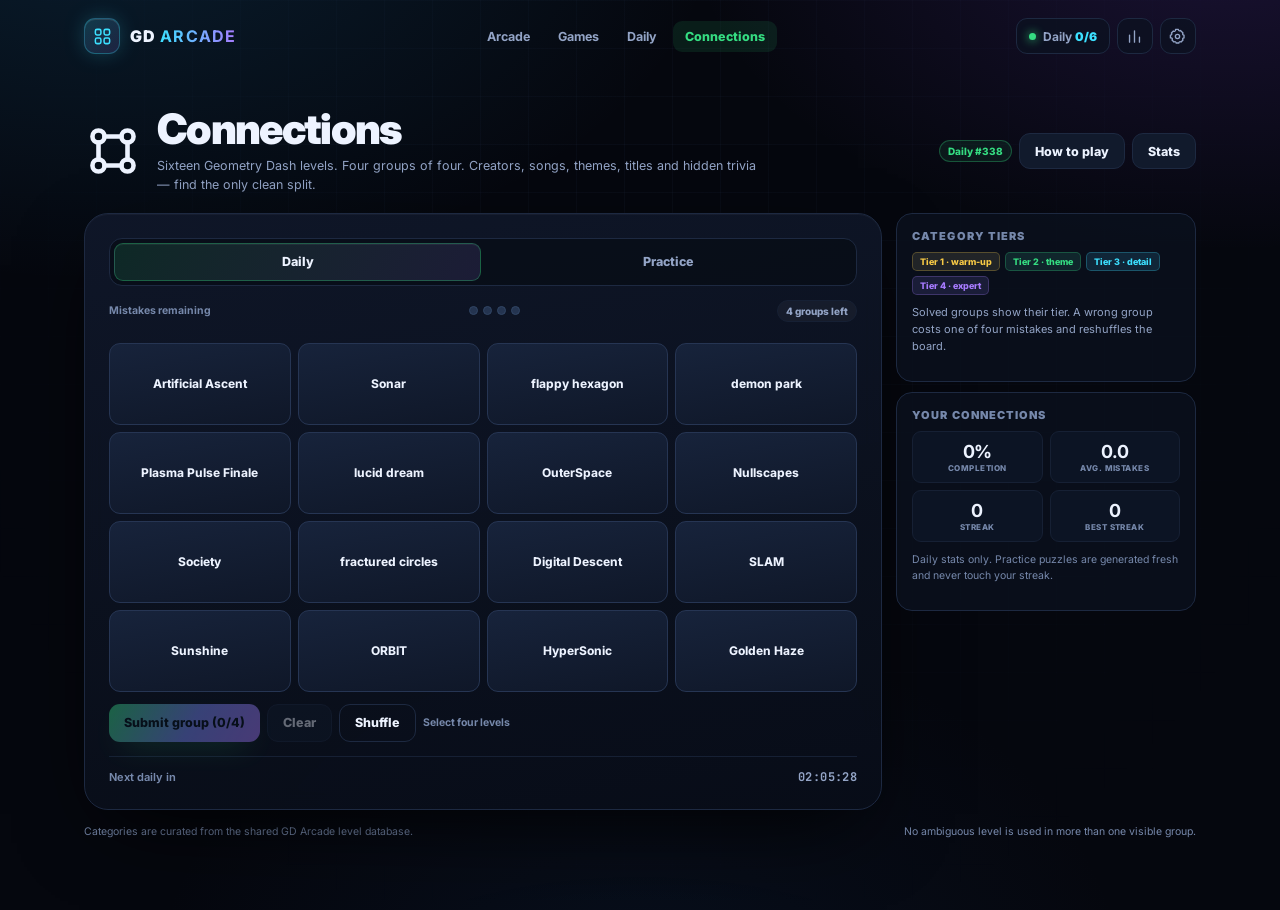
<file: games/connections.html>
<!doctype html>
<html lang="en">
<head>
<meta charset="utf-8">
<meta name="viewport" content="width=device-width, initial-scale=1, viewport-fit=cover">
<title>Connections — GD Arcade</title>
<meta name="description" content="Find four groups of four related Geometry Dash levels in this daily Connections puzzle.">
<meta name="theme-color" content="#05070e">
<link rel="icon" href="../assets/icons/cube.svg" type="image/svg+xml">
<link rel="preconnect" href="https://fonts.googleapis.com">
<link rel="preconnect" href="https://fonts.gstatic.com" crossorigin>
<link href="https://fonts.googleapis.com/css2?family=Inter:wght@400;500;600;700;800;900&family=JetBrains+Mono:wght@500;700&display=swap" rel="stylesheet">
<link rel="stylesheet" href="../style.css">
</head>
<body class="connections-game">
<a class="skip-link" href="#gameMain">Skip to game</a>
<header id="siteHeader"></header>
<main class="page" id="gameMain">
  <section class="game-hero">
    <div class="game-hero-main">
      <span class="game-hero-icon"><svg viewBox="0 0 24 24" fill="none" stroke="currentColor" stroke-width="1.9" stroke-linecap="round" stroke-linejoin="round" aria-hidden="true"><circle cx="6" cy="6" r="2.5"/><circle cx="18" cy="6" r="2.5"/><circle cx="6" cy="18" r="2.5"/><circle cx="18" cy="18" r="2.5"/><path d="M8.5 6h7M6 8.5v7M18 8.5v7M8.5 18h7"/></svg></span>
      <div>
        <h1 class="game-title">Connections</h1>
        <p class="game-sub">Sixteen Geometry Dash levels. Four groups of four. Creators, songs, themes, titles and hidden trivia — find the only clean split.</p>
      </div>
    </div>
    <div class="game-hero-side">
      <span class="chip green" id="dailyBadge">Daily puzzle</span>
      <button class="btn" type="button" data-open-help>How to play</button>
      <button class="btn" type="button" data-open-game-stats>Stats</button>
    </div>
  </section>

  <div class="game-layout">
    <section class="game-main panel" aria-label="Connections game">
      <div class="tabs" role="group" aria-label="Game mode">
        <button class="tab" type="button" data-mode="daily" aria-pressed="true">Daily</button>
        <button class="tab" type="button" data-mode="practice" aria-pressed="false">Practice</button>
      </div>
      <div class="conn-status">
        <span class="conn-mistakes-note">Mistakes remaining</span>
        <div class="mistake-dots" id="mistakeDots" aria-label="Mistakes remaining"></div>
        <span class="chip" id="roundChip">4 groups left</span>
      </div>
      <div class="conn-solved" id="solvedGroups" aria-live="polite"></div>
      <div class="conn-board" id="connBoard" role="group" aria-label="Level grid"></div>
      <div class="conn-actions">
        <button class="btn primary" id="btnSubmit" type="button" disabled>Submit group</button>
        <button class="btn" id="btnClear" type="button" disabled>Clear</button>
        <button class="btn ghost" id="btnShuffle" type="button">Shuffle</button>
        <span class="conn-mistakes-note" id="selectionNote">Select four levels</span>
      </div>
      <div id="connResult" hidden></div>
      <div class="next-row"><span>Next daily in</span><b data-countdown>--:--:--</b></div>
    </section>

    <aside class="game-side">
      <div class="side-card">
        <h3>Category tiers</h3>
        <div class="conn-tier-legend">
          <span style="--tier-color:#f6c945">Tier 1 · warm-up</span>
          <span style="--tier-color:#35dd82">Tier 2 · theme</span>
          <span style="--tier-color:#3ce0ff">Tier 3 · detail</span>
          <span style="--tier-color:#a77bff">Tier 4 · expert</span>
        </div>
        <p class="side-tip" style="margin-top:9px">Solved groups show their tier. A wrong group costs one of four mistakes and reshuffles the board.</p>
      </div>
      <div class="side-card">
        <h3>Your Connections</h3>
        <div class="side-stats" id="connSideStats"></div>
        <p class="tiny-note" style="margin-top:10px">Daily stats only. Practice puzzles are generated fresh and never touch your streak.</p>
      </div>
    </aside>
  </div>
  <p class="game-footnote"><span>Categories are curated from the shared GD Arcade level database.</span><span>No ambiguous level is used in more than one visible group.</span></p>
</main>
<footer id="footerHost"></footer>

<dialog id="helpDialog" aria-labelledby="helpTitle">
  <div class="dialog-inner">
    <div class="dialog-head"><div><h2 id="helpTitle">How to play Connections</h2><p>Group four levels that belong together.</p></div><button class="x-btn" data-close aria-label="Close">✕</button></div>
    <ol class="how-list">
      <li><span class="num">1</span><span>Select <b>four levels</b> and submit them. A correct group disappears and reveals its category and difficulty tier.</span></li>
      <li><span class="num">2</span><span>You have <b>four mistakes</b>. A wrong group costs one mistake and the remaining levels are reshuffled.</span></li>
      <li><span class="num">3</span><span>Find all four groups before the mistakes run out. Categories include song, creator, imagery, title style and real level attributes.</span></li>
      <li><span class="num">4</span><span>Every board is checked for overlapping answers. Levels that could fit two visible groups are never placed together.</span></li>
    </ol>
    <p class="arrow-note"><b>Daily</b> uses one deterministic board per date. <b>Practice</b> generates a random compatible board.</p>
  </div>
</dialog>

<dialog id="gameStatsDialog" aria-labelledby="statsTitle">
  <div class="dialog-inner">
    <div class="dialog-head"><div><h2 id="statsTitle">Connections stats</h2><p>Daily puzzles only.</p></div><button class="x-btn" data-close aria-label="Close">✕</button></div>
    <div class="stats-grid">
      <div class="stat"><b id="statPlayed">0</b><span>Played</span></div>
      <div class="stat"><b id="statWin">0%</b><span>Completion</span></div>
      <div class="stat"><b id="statStreak">0</b><span>Streak</span></div>
      <div class="stat"><b id="statAvg">0</b><span>Avg. mistakes</span></div>
    </div>
    <p class="dist-title">Result history</p>
    <div id="connHistory" class="dist"></div>
    <div class="stats-foot"><span class="stats-note">Stored separately from every other game.</span><button class="link-btn" id="resetConnections">Reset Connections stats</button></div>
  </div>
</dialog>

<script src="../data/levels.js"></script>
<script src="../data/songs.js"></script>
<script src="../data/demonlist.js"></script>
<script src="../data/connections.js"></script>
<script src="../js/core.js"></script>
<script src="connections.js"></script>
</body>
</html>
</file>
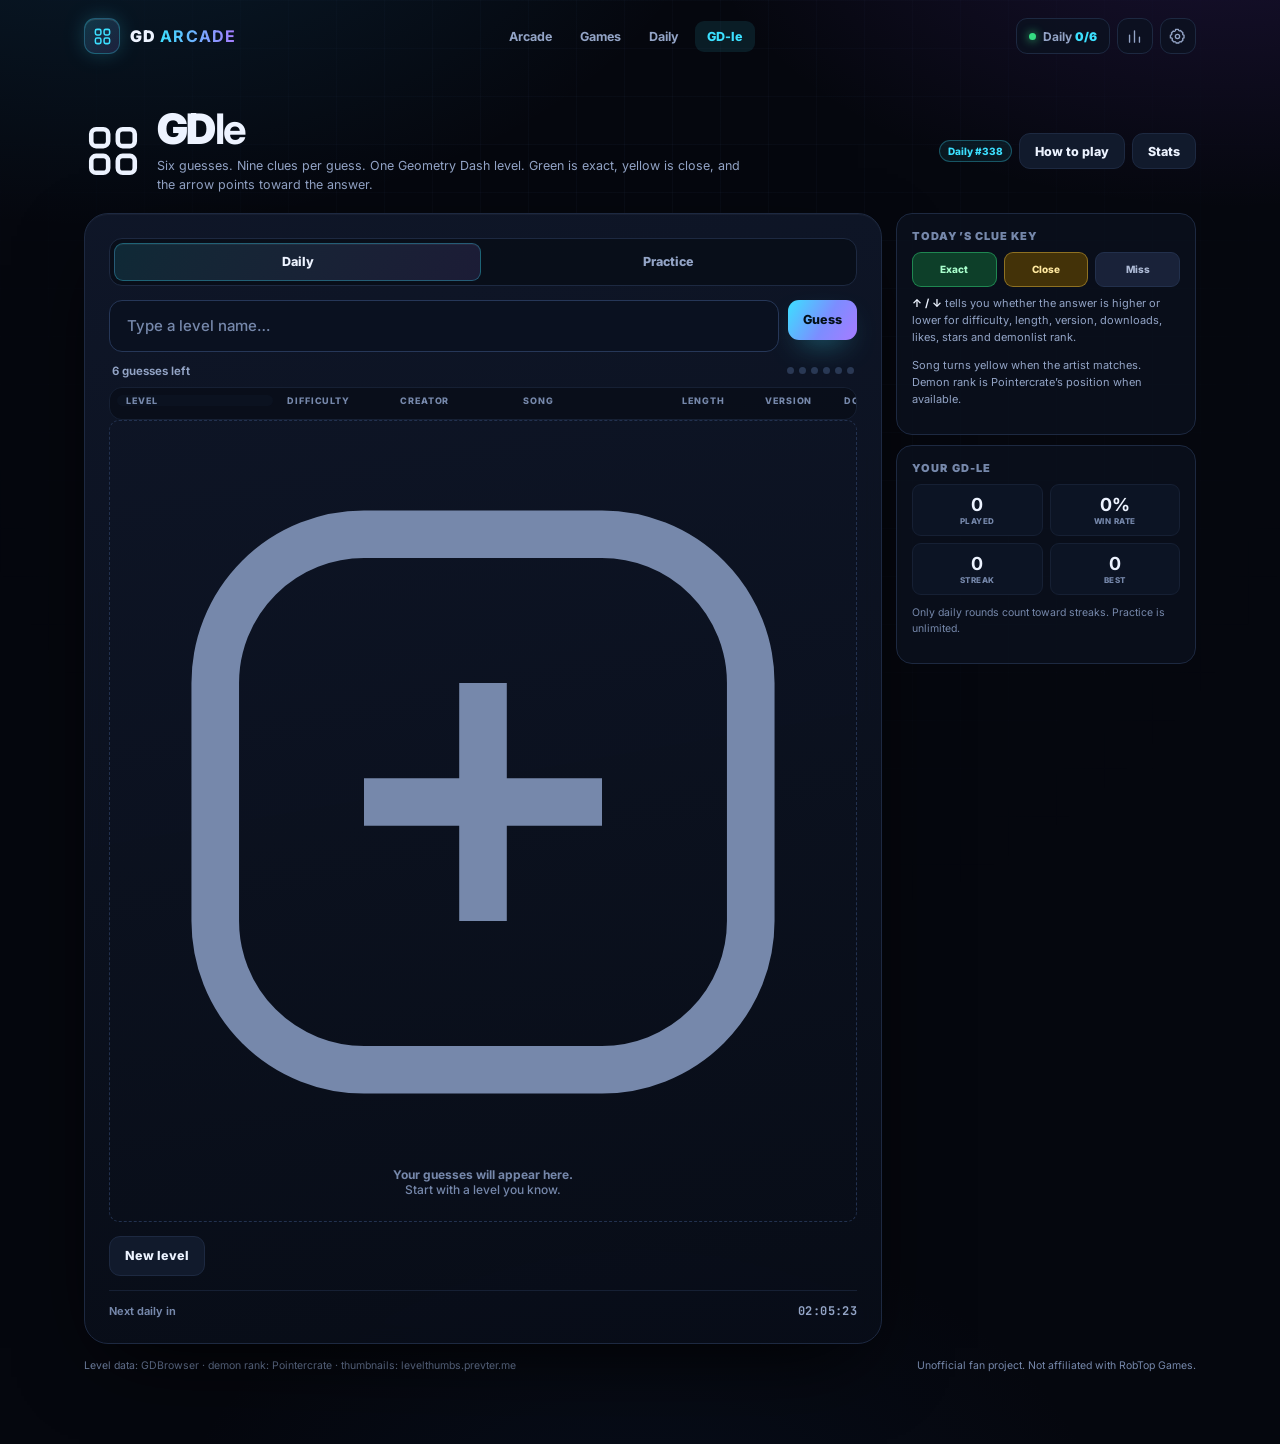
<file: games/gdle.html>
<!doctype html>
<html lang="en">
<head>
<meta charset="utf-8">
<meta name="viewport" content="width=device-width, initial-scale=1, viewport-fit=cover">
<title>GD-le — GD Arcade</title>
<meta name="description" content="Guess the daily Geometry Dash level in six tries with difficulty, creator, song, length, version, downloads, likes, stars and demon clues.">
<meta name="theme-color" content="#05070e">
<link rel="icon" href="../assets/icons/cube.svg" type="image/svg+xml">
<link rel="preconnect" href="https://fonts.googleapis.com">
<link rel="preconnect" href="https://fonts.gstatic.com" crossorigin>
<link href="https://fonts.googleapis.com/css2?family=Inter:wght@400;500;600;700;800;900&family=JetBrains+Mono:wght@500;700&display=swap" rel="stylesheet">
<link rel="stylesheet" href="../style.css">
</head>
<body class="gdle-game">
<a class="skip-link" href="#gameMain">Skip to game</a>
<header id="siteHeader"></header>

<main class="page" id="gameMain">
  <section class="game-hero">
    <div class="game-hero-main">
      <span class="game-hero-icon"><svg viewBox="0 0 24 24" fill="none" stroke="currentColor" stroke-width="1.9" stroke-linecap="round" stroke-linejoin="round" aria-hidden="true"><rect x="3" y="3" width="7" height="7" rx="2"/><rect x="14" y="3" width="7" height="7" rx="2"/><rect x="3" y="14" width="7" height="7" rx="2"/><rect x="14" y="14" width="7" height="7" rx="2"/></svg></span>
      <div>
        <h1 class="game-title">GD<b>le</b></h1>
        <p class="game-sub">Six guesses. Nine clues per guess. One Geometry Dash level. Green is exact, yellow is close, and the arrow points toward the answer.</p>
      </div>
    </div>
    <div class="game-hero-side">
      <span class="chip cyan" id="dailyBadge">Daily puzzle</span>
      <button class="btn" type="button" data-open-help>How to play</button>
      <button class="btn" type="button" data-open-game-stats>Stats</button>
    </div>
  </section>

  <div class="game-layout">
    <section class="game-main panel" aria-label="GD-le game">
      <div class="tabs" id="modeTabs" role="group" aria-label="Game mode">
        <button class="tab" type="button" data-mode="daily" aria-pressed="true">Daily</button>
        <button class="tab" type="button" data-mode="practice" aria-pressed="false">Practice</button>
      </div>

      <div class="search-row" id="searchRow">
        <div class="search-field">
          <input id="levelInput" class="search-input" type="text" role="combobox" aria-autocomplete="list" aria-expanded="false" aria-controls="suggestions" aria-activedescendant="" autocomplete="off" autocorrect="off" spellcheck="false" placeholder="Type a level name…">
          <ul class="suggestions" id="suggestions" role="listbox" aria-label="Level suggestions"></ul>
        </div>
        <button class="btn primary" id="btnGuess" type="button">Guess</button>
      </div>
      <div class="meta-row">
        <span id="attemptsLabel" aria-live="polite">6 guesses left</span>
        <span class="attempt-dots" id="attemptDots" aria-hidden="true"></span>
      </div>
      <div class="board-scroll" id="boardScroll" tabindex="0" role="region" aria-label="Clue table">
        <div class="board">
          <div class="board-head" id="boardHead"></div>
          <div id="rows"></div>
        </div>
      </div>
      <div class="board-empty" id="emptyState">
        <svg viewBox="0 0 24 24" fill="none" stroke="currentColor" stroke-width="1.6" aria-hidden="true"><rect x="3" y="3" width="18" height="18" rx="5"/><path d="M8 12h8M12 8v8"/></svg>
        <div><b>Your guesses will appear here.</b><br><span style="font-weight:500">Start with a level you know.</span></div>
      </div>
      <div class="scroll-hint">Swipe to see all nine clues →</div>

      <div class="hint-box" id="hint" hidden>
        <div class="hint-thumb" id="hintThumb"></div>
        <div>
          <p class="hint-kicker">Last guess hint</p>
          <p class="hint-text">This is the answer’s thumbnail. One guess left — make it count.</p>
        </div>
      </div>

      <div id="result" hidden></div>

      <div class="actions">
        <button class="btn primary" id="btnShare" hidden type="button"><span data-icon="share"></span> Share result</button>
        <button class="btn" id="btnRandom" type="button">New level</button>
      </div>
      <div class="next-row"><span>Next daily in</span><b data-countdown>--:--:--</b></div>
    </section>

    <aside class="game-side">
      <div class="side-card">
        <h3>Today’s clue key</h3>
        <div class="legend" style="margin:0 0 8px">
          <span class="l-exact">Exact</span>
          <span class="l-close">Close</span>
          <span class="l-miss">Miss</span>
        </div>
        <p class="side-tip"><b>↑ / ↓</b> tells you whether the answer is higher or lower for difficulty, length, version, downloads, likes, stars and demonlist rank.</p>
        <p class="side-tip" style="margin-top:8px">Song turns yellow when the artist matches. Demon rank is Pointercrate’s position when available.</p>
      </div>
      <div class="side-card">
        <h3>Your GD-le</h3>
        <div class="side-stats" id="sideStats"></div>
        <p class="tiny-note" style="margin-top:10px">Only daily rounds count toward streaks. Practice is unlimited.</p>
      </div>
    </aside>
  </div>

  <p class="game-footnote"><span>Level data: GDBrowser · demon rank: Pointercrate · thumbnails: levelthumbs.prevter.me</span><span>Unofficial fan project. Not affiliated with RobTop Games.</span></p>
</main>

<footer id="footerHost"></footer>

<dialog id="helpDialog" aria-labelledby="helpTitle">
  <div class="dialog-inner">
    <div class="dialog-head"><div><h2 id="helpTitle">How to play GD-le</h2><p>Find the daily level in six guesses.</p></div><button class="x-btn" data-close aria-label="Close">✕</button></div>
    <ol class="how-list">
      <li><span class="num">1</span><span>Type a level name and pick it from the list. You have <b>six guesses</b>.</span></li>
      <li><span class="num">2</span><span>Each guess compares <b>difficulty, creator, song, length, version, downloads, likes, stars and demon rank</b>.</span></li>
      <li><span class="num">3</span><span>Green means exact. Yellow means close. Grey is a miss. The arrow tells you whether the answer is higher or lower than your guess.</span></li>
      <li><span class="num">4</span><span>On the <b>final guess</b>, the answer’s thumbnail appears as a last hint. After the round the full level card is revealed.</span></li>
    </ol>
    <div class="legend"><span class="l-exact">Exact match</span><span class="l-close">Close / same artist</span><span class="l-miss">Wrong</span></div>
    <p class="arrow-note"><b>Daily</b> is one shared level per local date and counts toward stats. <b>Practice</b> is random and never touches your streak.</p>
  </div>
</dialog>

<dialog id="gameStatsDialog" aria-labelledby="statsTitle">
  <div class="dialog-inner">
    <div class="dialog-head"><div><h2 id="statsTitle">GD-le stats</h2><p>Daily rounds only.</p></div><button class="x-btn" data-close aria-label="Close">✕</button></div>
    <div class="stats-grid">
      <div class="stat"><b id="statPlayed">0</b><span>Played</span></div>
      <div class="stat"><b id="statWin">0%</b><span>Win rate</span></div>
      <div class="stat"><b id="statStreak">0</b><span>Streak</span></div>
      <div class="stat"><b id="statMax">0</b><span>Max streak</span></div>
    </div>
    <p class="dist-title">Guess distribution</p>
    <div class="dist" id="dist"></div>
    <div class="stats-foot"><span class="stats-note">Wins only · stored on this device</span><button class="link-btn" id="resetGdle">Reset GD-le stats</button></div>
  </div>
</dialog>

<script src="../data/levels.js"></script>
<script src="../data/songs.js"></script>
<script src="../data/demonlist.js"></script>
<script src="../data/connections.js"></script>
<script src="../js/core.js"></script>
<script src="gdle.js"></script>
</body>
</html>
</file>
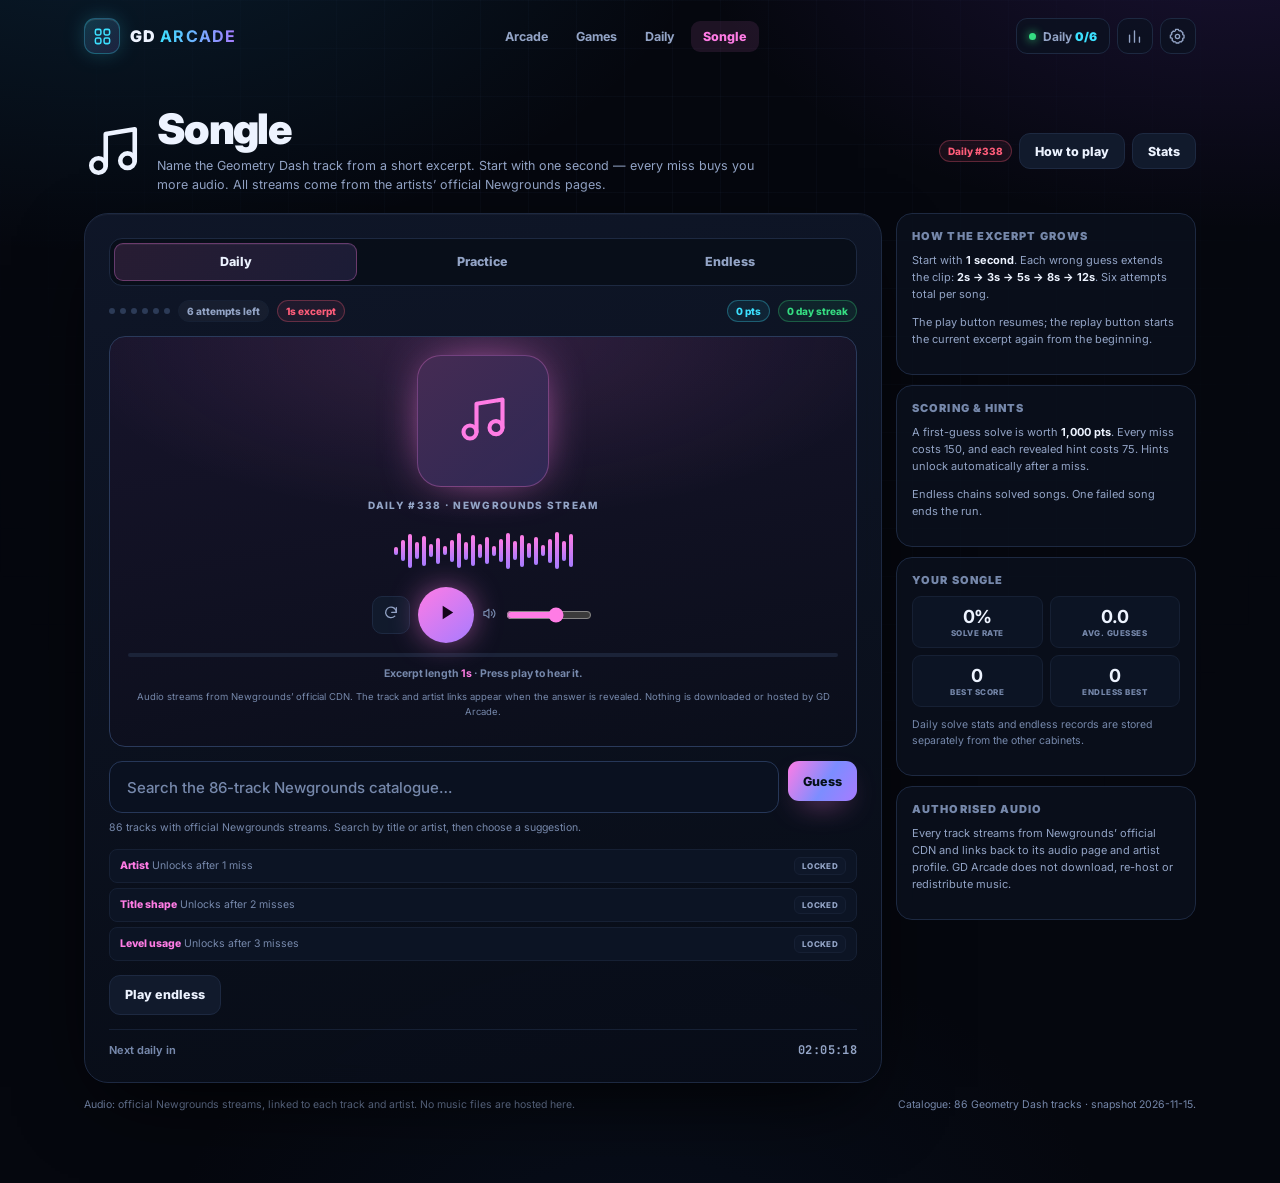
<file: games/songle.html>
<!doctype html>
<html lang="en">
<head>
<meta charset="utf-8">
<meta name="viewport" content="width=device-width, initial-scale=1, viewport-fit=cover">
<title>Songle — GD Arcade</title>
<meta name="description" content="Name the Geometry Dash song from a growing Newgrounds audio excerpt. One second first, then longer after every miss.">
<meta name="theme-color" content="#05070e">
<!-- Newgrounds blocks audio hotlinks when a non-Newgrounds Referer is sent. -->
<meta name="referrer" content="no-referrer">
<link rel="icon" href="../assets/icons/cube.svg" type="image/svg+xml">
<link rel="preconnect" href="https://fonts.googleapis.com">
<link rel="preconnect" href="https://fonts.gstatic.com" crossorigin>
<link href="https://fonts.googleapis.com/css2?family=Inter:wght@400;500;600;700;800;900&family=JetBrains+Mono:wght@500;700&display=swap" rel="stylesheet">
<link rel="stylesheet" href="../style.css">
</head>
<body class="songle-game">
<a class="skip-link" href="#gameMain">Skip to game</a>
<header id="siteHeader"></header>
<main class="page" id="gameMain">
  <section class="game-hero">
    <div class="game-hero-main">
      <span class="game-hero-icon"><svg viewBox="0 0 24 24" fill="none" stroke="currentColor" stroke-width="1.9" stroke-linecap="round" stroke-linejoin="round" aria-hidden="true"><path d="M9 18V5l12-2v13"/><circle cx="6" cy="18" r="3"/><circle cx="18" cy="16" r="3"/></svg></span>
      <div>
        <h1 class="game-title">Songle</h1>
        <p class="game-sub">Name the Geometry Dash track from a short excerpt. Start with one second — every miss buys you more audio. All streams come from the artists’ official Newgrounds pages.</p>
      </div>
    </div>
    <div class="game-hero-side">
      <span class="chip" id="dailyBadge">Daily track</span>
      <button class="btn" type="button" data-open-help>How to play</button>
      <button class="btn" type="button" data-open-game-stats>Stats</button>
    </div>
  </section>

  <div class="game-layout">
    <section class="game-main panel" aria-label="Songle game">
      <div class="tabs" role="group" aria-label="Game mode">
        <button class="tab" type="button" data-mode="daily" aria-pressed="true">Daily</button>
        <button class="tab" type="button" data-mode="practice" aria-pressed="false">Practice</button>
        <button class="tab" type="button" data-mode="endless" aria-pressed="false">Endless</button>
      </div>

      <div class="toolbar">
        <div class="toolbar-left">
          <span class="thumb-attempts" id="songAttempts" aria-label="Attempts remaining"></span>
          <span class="chip" id="songAttemptChip">6 attempts</span>
          <span class="chip pink" id="songStageChip">1s excerpt</span>
        </div>
        <div class="toolbar-right">
          <span class="chip cyan" id="songScoreChip">0 pts</span>
          <span class="chip green" id="songStreakChip">0 streak</span>
        </div>
      </div>

      <div class="song-stage">
        <div class="song-art"><span data-icon="music"></span></div>
        <p class="song-kicker" id="songKicker">Daily audio mystery</p>
        <div class="song-wave" id="songWave" aria-hidden="true"></div>
        <audio id="songAudio" preload="none"></audio>
        <div class="song-controls">
          <button class="song-control no-sfx" id="songReplay" type="button" aria-label="Replay the excerpt from the start" title="Replay excerpt"><span data-icon="refresh"></span></button>
          <button class="song-play no-sfx" id="songPlay" type="button" aria-label="Play the excerpt"><span id="songPlayIcon"></span></button>
          <span class="song-volume"><span data-icon="volume"></span><input id="songVolume" type="range" min="0" max="100" step="5" value="60" aria-label="Audio volume"></span>
        </div>
        <div class="song-progress" aria-hidden="true"><i id="songProgressFill"></i></div>
        <p class="song-excerpt" id="songExcerpt">Excerpt length <b id="songExcerptLength">1s</b> · <span id="songExcerptNote">Press play to hear it.</span></p>
        <p class="song-source" id="songSource">Audio streams from Newgrounds’ official CDN. The track and artist links appear when the answer is revealed. Nothing is downloaded or hosted by GD Arcade.</p>
        <div class="audio-error" id="songAudioError" hidden></div>
      </div>

      <div class="search-row song-guess">
        <div class="search-field">
          <input id="songInput" class="search-input" type="text" role="combobox" aria-autocomplete="list" aria-expanded="false" aria-controls="songSuggestions" aria-activedescendant="" autocomplete="off" autocorrect="off" spellcheck="false" placeholder="Search the 86-track Newgrounds catalogue…">
          <ul class="suggestions" id="songSuggestions" role="listbox" aria-label="Song suggestions"></ul>
        </div>
        <button class="btn primary" id="songGuessBtn" type="button">Guess</button>
      </div>
      <p class="tiny-note" id="songSearchNote" style="margin-top:7px">Search by song title or artist. Pick a suggestion before guessing.</p>

      <div class="song-hints" id="songHints" aria-live="polite"></div>
      <div id="songResult" aria-live="polite" hidden></div>

      <div class="actions">
        <button class="btn primary" id="songNext" hidden type="button">Next song</button>
        <button class="btn primary" id="songShare" hidden type="button"><span data-icon="share"></span> Share result</button>
        <button class="btn" id="songNew" type="button">New song</button>
      </div>
      <div class="next-row"><span>Next daily in</span><b data-countdown>--:--:--</b></div>
    </section>

    <aside class="game-side">
      <div class="side-card">
        <h3>How the excerpt grows</h3>
        <p class="side-tip">Start with <b>1 second</b>. Each wrong guess extends the clip: <b>2s → 3s → 5s → 8s → 12s</b>. Six attempts total per song.</p>
        <p class="side-tip" style="margin-top:8px">The play button resumes; the replay button starts the current excerpt again from the beginning.</p>
      </div>
      <div class="side-card">
        <h3>Scoring &amp; hints</h3>
        <p class="side-tip">A first-guess solve is worth <b>1,000 pts</b>. Every miss costs 150, and each revealed hint costs 75. Hints unlock automatically after a miss.</p>
        <p class="side-tip" style="margin-top:8px">Endless chains solved songs. One failed song ends the run.</p>
      </div>
      <div class="side-card">
        <h3>Your Songle</h3>
        <div class="side-stats" id="songSideStats"></div>
        <p class="tiny-note" style="margin-top:10px">Daily solve stats and endless records are stored separately from the other cabinets.</p>
      </div>
      <div class="side-card">
        <h3>Authorised audio</h3>
        <p class="side-tip">Every track streams from Newgrounds’ official CDN and links back to its audio page and artist profile. GD Arcade does not download, re-host or redistribute music.</p>
      </div>
    </aside>
  </div>
  <p class="game-footnote"><span>Audio: official Newgrounds streams, linked to each track and artist. No music files are hosted here.</span><span>Catalogue: 86 Geometry Dash tracks · snapshot 2026-11-15.</span></p>
</main>
<footer id="footerHost"></footer>

<dialog id="helpDialog" aria-labelledby="helpTitle">
  <div class="dialog-inner">
    <div class="dialog-head"><div><h2 id="helpTitle">How to play Songle</h2><p>Name the track from a growing audio excerpt.</p></div><button class="x-btn" data-close aria-label="Close">✕</button></div>
    <ol class="how-list">
      <li><span class="num">1</span><span>Press <b>play</b> to hear the current excerpt. The first clip is only one second long.</span></li>
      <li><span class="num">2</span><span>Search by song title or artist, choose a suggestion, then press <b>Guess</b>. You have six attempts.</span></li>
      <li><span class="num">3</span><span>Every miss makes the next excerpt longer and unlocks a hint: artist, title shape, then level usage.</span></li>
      <li><span class="num">4</span><span>Daily is one shared track per date. Practice is a single random song. Endless chains solved songs until one gets away.</span></li>
    </ol>
    <p class="arrow-note"><b>Audio note:</b> streams are supplied by Newgrounds. If your browser blocks playback, use the direct track link shown after the answer or open the Newgrounds audio page.</p>
    <p class="arrow-note" style="color:var(--muted-2)">Music rights belong to the artists. GD Arcade links to their official pages and never hosts audio files.</p>
  </div>
</dialog>

<dialog id="gameStatsDialog" aria-labelledby="statsTitle">
  <div class="dialog-inner">
    <div class="dialog-head"><div><h2 id="statsTitle">Songle stats</h2><p>Daily solves, hint use and endless records.</p></div><button class="x-btn" data-close aria-label="Close">✕</button></div>
    <div class="stats-grid">
      <div class="stat"><b id="statPlayed">0</b><span>Daily played</span></div>
      <div class="stat"><b id="statWin">0%</b><span>Solve rate</span></div>
      <div class="stat"><b id="statStreak">0</b><span>Streak</span></div>
      <div class="stat"><b id="statBestScore">0</b><span>Best score</span></div>
    </div>
    <p class="dist-title">Solved on attempt</p>
    <div class="dist" id="songDist"></div>
    <p class="dist-title">Recent daily tracks</p>
    <div class="dist" id="songHistory"></div>
    <div class="stats-foot"><span class="stats-note">Best score covers daily and endless. Practice scores are not counted.</span><button class="link-btn" id="resetSongle">Reset Songle stats</button></div>
  </div>
</dialog>

<script src="../data/levels.js"></script>
<script src="../data/songs.js"></script>
<script src="../data/demonlist.js"></script>
<script src="../data/connections.js"></script>
<script src="../js/core.js"></script>
<script src="songle.js"></script>
</body>
</html>
</file>
<file: style.css>
/* ==========================================================================
   GD ARCADE — shared design system
   Dark neon arcade shell · Inter · responsive · reduced-motion aware
   ========================================================================== */

:root {
  --bg: #05070e;
  --bg-2: #080c16;
  --bg-3: #0b1120;
  --card: rgba(12, 18, 32, .86);
  --card-solid: #0d1424;
  --card-2: #101a2c;
  --line: #1d2941;
  --line-soft: #162034;
  --line-strong: #2b3d5f;
  --text: #edf3ff;
  --muted: #93a4c6;
  --muted-2: #7688ab;
  --cyan: #3ce0ff;
  --purple: #a77bff;
  --green: #35dd82;
  --orange: #ff9f43;
  --pink: #ff5d7a;
  --yellow: #f6c945;
  --magenta: #ff7ce5;
  --accent: var(--cyan);
  --radius: 16px;
  --radius-lg: 24px;
  --shadow: 0 28px 80px -24px rgba(0, 0, 0, .95);
  --shadow-soft: 0 18px 50px -22px rgba(0, 0, 0, .85);
  --font: "Inter", system-ui, -apple-system, "Segoe UI", Roboto, Helvetica, Arial, sans-serif;
  --mono: "JetBrains Mono", ui-monospace, SFMono-Regular, Menlo, Consolas, monospace;
  --master-volume: .55;
}

* { box-sizing: border-box; }
html { color-scheme: dark; scroll-behavior: smooth; }
body {
  margin: 0;
  min-height: 100svh;
  font-family: var(--font);
  color: var(--text);
  background:
    radial-gradient(1000px 600px at 8% -10%, rgba(28, 130, 190, .18), transparent 62%),
    radial-gradient(900px 540px at 96% -8%, rgba(122, 66, 220, .18), transparent 60%),
    radial-gradient(760px 620px at 50% 112%, rgba(26, 60, 110, .16), transparent 65%),
    var(--bg);
  -webkit-font-smoothing: antialiased;
  text-rendering: optimizeLegibility;
  overflow-x: hidden;
}
body::before {
  content: "";
  position: fixed;
  inset: 0;
  pointer-events: none;
  z-index: 0;
  background-image:
    linear-gradient(rgba(120, 160, 230, .045) 1px, transparent 1px),
    linear-gradient(90deg, rgba(120, 160, 230, .045) 1px, transparent 1px);
  background-size: 48px 48px;
  mask-image: radial-gradient(circle at 50% 26%, #000 0%, transparent 82%);
}
body::after {
  content: "";
  position: fixed;
  inset: 0;
  z-index: 0;
  pointer-events: none;
  background: radial-gradient(560px 300px at 50% 120%, rgba(60, 224, 255, .06), transparent 70%);
}
img { max-width: 100%; display: block; }
a { color: inherit; }
button, input, select, textarea { font: inherit; }
button { color: inherit; }
svg { flex: none; }
[hidden] { display: none !important; }
.sr-only { position: absolute; width: 1px; height: 1px; padding: 0; margin: -1px; overflow: hidden; clip: rect(0, 0, 0, 0); white-space: nowrap; border: 0; }
.skip-link { position: fixed; top: -80px; left: 14px; z-index: 200; padding: 10px 14px; border-radius: 10px; background: var(--cyan); color: #041018; font-weight: 800; text-decoration: none; transition: top .18s; }
.skip-link:focus { top: 14px; }
:focus-visible { outline: 2px solid var(--cyan); outline-offset: 3px; }

/* --------------------------------------------------------------------------
   Shell
   -------------------------------------------------------------------------- */
.topbar-wrap { position: relative; z-index: 40; }
.topbar {
  position: relative;
  display: flex;
  align-items: center;
  justify-content: space-between;
  gap: 18px;
  width: min(1180px, 100%);
  margin: 0 auto;
  padding: 18px clamp(16px, 4vw, 34px) 10px;
}
.brand { display: inline-flex; align-items: center; gap: 10px; color: var(--text); text-decoration: none; font-weight: 900; letter-spacing: .07em; white-space: nowrap; }
.brand-cube {
  width: 36px; height: 36px; display: grid; place-items: center; border-radius: 11px;
  color: var(--cyan);
  background: linear-gradient(140deg, rgba(60, 224, 255, .18), rgba(167, 123, 255, .14));
  border: 1px solid rgba(60, 224, 255, .28);
  box-shadow: 0 0 24px -8px rgba(60, 224, 255, .65), inset 0 1px 0 rgba(255,255,255,.1);
  transition: .2s ease;
}
.brand:hover .brand-cube { transform: rotate(-6deg) scale(1.04); box-shadow: 0 0 30px -6px rgba(60,224,255,.8); }
.brand-cube .ico { width: 19px; height: 19px; }
.brand-word { font-size: 16px; }
.brand-word b { background: linear-gradient(90deg, var(--cyan), var(--purple)); -webkit-background-clip: text; background-clip: text; color: transparent; }
.main-nav { display: flex; align-items: center; gap: 4px; }
.main-nav a {
  padding: 8px 12px; border-radius: 9px; color: var(--muted); font-size: 12.5px; font-weight: 700; text-decoration: none;
  transition: .16s ease;
}
.main-nav a:hover { color: var(--text); background: rgba(255, 255, 255, .04); }
.main-nav a.active { color: var(--text); background: rgba(60, 224, 255, .08); }
.main-nav .nav-current { color: var(--nav-color, var(--cyan)); background: color-mix(in srgb, var(--nav-color, var(--cyan)) 10%, transparent); font-weight: 800; }
.top-actions { display: flex; align-items: center; gap: 7px; }
.daily-chip {
  display: inline-flex; align-items: center; gap: 7px; height: 36px; padding: 0 12px;
  border: 1px solid var(--line); border-radius: 11px; background: rgba(12, 18, 32, .72);
  color: var(--muted); font-size: 12px; font-weight: 700; cursor: pointer; transition: .16s ease;
}
.daily-chip:hover { border-color: var(--line-strong); color: var(--text); transform: translateY(-1px); }
.daily-chip b { color: var(--cyan); font-weight: 900; }
.daily-dot { width: 7px; height: 7px; border-radius: 50%; background: var(--green); box-shadow: 0 0 10px var(--green); }
.icon-btn {
  width: 36px; height: 36px; display: inline-grid; place-items: center;
  border: 1px solid var(--line); border-radius: 11px; background: rgba(12, 18, 32, .72);
  color: var(--muted); cursor: pointer; transition: .16s ease;
}
.icon-btn:hover { color: var(--text); border-color: var(--line-strong); background: #101a2d; transform: translateY(-1px); }
.icon-btn .ico { width: 17px; height: 17px; }
.nav-toggle { display: none; }
.nav-scrim { position: fixed; inset: 0; z-index: 39; background: rgba(2, 5, 12, .7); backdrop-filter: blur(4px); }

.wrap { position: relative; z-index: 1; width: min(1180px, 100%); margin: 0 auto; padding: 10px clamp(16px, 4vw, 34px) 60px; }
.page { position: relative; z-index: 1; width: min(1180px, 100%); margin: 0 auto; padding: 6px clamp(16px, 4vw, 34px) 60px; }
.site-footer { position: relative; z-index: 1; margin-top: 30px; border-top: 1px solid var(--line-soft); background: rgba(5, 8, 15, .55); }
.footer-inner {
  width: min(1180px, 100%); margin: 0 auto; padding: 22px clamp(16px, 4vw, 34px) 28px;
  display: flex; flex-wrap: wrap; gap: 7px 18px; align-items: center; justify-content: space-between;
  color: var(--muted-2); font-size: 11px; line-height: 1.7;
}
.footer-brand { display: inline-flex; align-items: center; gap: 6px; color: var(--muted); font-weight: 800; letter-spacing: .06em; }
.footer-brand b { color: var(--cyan); }
.footer-brand .ico { width: 14px; height: 14px; }

/* --------------------------------------------------------------------------
   Type & hero
   -------------------------------------------------------------------------- */
.eyebrow {
  display: inline-flex; align-items: center; gap: 8px; margin: 0 0 12px; padding: 6px 12px;
  border: 1px solid rgba(60, 224, 255, .25); border-radius: 999px; background: rgba(60, 224, 255, .07);
  color: var(--accent); font-size: 10.5px; font-weight: 800; letter-spacing: .16em; text-transform: uppercase;
}
.eyebrow::before { content: ""; width: 6px; height: 6px; border-radius: 50%; background: currentColor; box-shadow: 0 0 10px currentColor; }
h1, h2, h3, p { margin-top: 0; }
.hero { text-align: center; padding: clamp(26px, 5vw, 54px) 0 26px; }
.hero-title {
  margin: 0; font-size: clamp(42px, 8vw, 82px); line-height: .96; letter-spacing: -.05em; font-weight: 900;
  background: linear-gradient(104deg, #fff 12%, #b8e9ff 45%, #c9b6ff 78%, #ffb3f0 100%);
  -webkit-background-clip: text; background-clip: text; color: transparent;
  filter: drop-shadow(0 0 40px rgba(60, 224, 255, .08));
}
.hero-title .thin { display: block; font-size: .38em; letter-spacing: .28em; font-weight: 800; color: var(--muted); background: none; -webkit-text-fill-color: var(--muted); margin-top: 16px; }
.hero-sub { max-width: 600px; margin: 16px auto 0; color: var(--muted); font-size: 15px; line-height: 1.65; }
.hero-actions { display: flex; flex-wrap: wrap; gap: 9px; justify-content: center; margin-top: 22px; }
.hero-actions .btn { height: 44px; padding: 0 20px; }
.hero-stats { display: flex; flex-wrap: wrap; justify-content: center; gap: 8px; margin-top: 22px; }
.stat-pill {
  display: inline-flex; align-items: center; gap: 8px; padding: 9px 13px; border: 1px solid var(--line);
  border-radius: 999px; background: rgba(12, 18, 32, .6); color: var(--muted); font-size: 12px; font-weight: 700;
}
.stat-pill b { color: var(--text); font-size: 13px; }
.stat-pill .ico { width: 14px; height: 14px; color: var(--accent); }

.section-head { display: flex; align-items: flex-end; justify-content: space-between; gap: 18px; margin: 44px 0 16px; }
.section-kicker { margin: 0 0 6px; color: var(--accent); font-size: 10px; font-weight: 900; letter-spacing: .18em; text-transform: uppercase; }
.section-title { margin: 0; font-size: clamp(22px, 3.4vw, 31px); font-weight: 900; letter-spacing: -.03em; }
.section-sub { margin: 5px 0 0; color: var(--muted); font-size: 12.5px; line-height: 1.6; }
.section-link { color: var(--muted); text-decoration: none; font-size: 12px; font-weight: 700; white-space: nowrap; }
.section-link:hover { color: var(--accent); }

/* --------------------------------------------------------------------------
   Home dashboard
   -------------------------------------------------------------------------- */
.dashboard-grid { display: grid; grid-template-columns: 1.25fr .75fr; gap: 12px; margin-top: 10px; }
.daily-card, .overall-card {
  position: relative; overflow: hidden; padding: clamp(16px, 2.6vw, 24px); border: 1px solid var(--line);
  border-radius: var(--radius-lg); background: linear-gradient(160deg, rgba(16, 24, 42, .92), rgba(8, 13, 24, .9));
  box-shadow: var(--shadow-soft); backdrop-filter: blur(10px);
}
.daily-card::before {
  content: ""; position: absolute; width: 300px; height: 300px; right: -120px; top: -150px; border-radius: 50%;
  background: radial-gradient(circle, rgba(60, 224, 255, .2), transparent 70%);
}
.daily-card h2 { margin: 0 0 5px; font-size: 20px; letter-spacing: -.02em; }
.daily-card p { margin: 0; color: var(--muted); font-size: 12px; line-height: 1.55; }
.daily-progress { display: flex; align-items: center; gap: 16px; margin-top: 18px; }
.progress-ring { --p: 0; width: 74px; height: 74px; flex: none; border-radius: 50%; display: grid; place-items: center; background: conic-gradient(var(--green) calc(var(--p) * 1%), #1a2540 0); position: relative; }
.progress-ring::before { content: ""; position: absolute; inset: 7px; border-radius: 50%; background: #0a101e; }
.progress-ring span { position: relative; z-index: 1; font-size: 17px; font-weight: 900; letter-spacing: -.03em; }
.progress-ring small { font-size: 9px; color: var(--muted-2); font-weight: 800; }
.daily-list { flex: 1; display: flex; flex-wrap: wrap; gap: 5px; }
.daily-item { display: inline-flex; align-items: center; gap: 5px; padding: 5px 8px; border-radius: 7px; background: #0e1729; border: 1px solid var(--line-soft); color: var(--muted-2); font-size: 10px; font-weight: 800; }
.daily-item.done { color: var(--green); border-color: rgba(53, 221, 130, .3); background: rgba(53, 221, 130, .08); }
.daily-item .dot { width: 5px; height: 5px; border-radius: 50%; background: currentColor; }
.daily-reset { display: flex; align-items: center; justify-content: space-between; gap: 10px; margin-top: 15px; padding-top: 13px; border-top: 1px solid var(--line-soft); color: var(--muted-2); font-size: 11px; font-weight: 700; }
.daily-reset b { color: var(--text); font-family: var(--mono); font-size: 12px; letter-spacing: .04em; }
.overall-card { display: flex; flex-direction: column; gap: 10px; }
.overall-title { display: flex; align-items: center; gap: 8px; margin: 0; font-size: 13px; font-weight: 800; color: var(--muted); letter-spacing: .02em; }
.overall-title .ico { width: 16px; height: 16px; color: var(--orange); }
.overall-big { display: flex; align-items: baseline; gap: 8px; }
.overall-big b { font-size: 38px; line-height: 1; letter-spacing: -.05em; }
.overall-big span { color: var(--muted); font-size: 12px; font-weight: 700; }
.overall-list { display: grid; gap: 6px; margin-top: 2px; }
.overall-row-mini { display: flex; align-items: center; justify-content: space-between; gap: 10px; font-size: 11.5px; color: var(--muted); }
.overall-row-mini b { color: var(--text); }
.overall-note { margin-top: auto; color: var(--muted-2); font-size: 10px; line-height: 1.5; }

/* --------------------------------------------------------------------------
   Game cards
   -------------------------------------------------------------------------- */
.games-grid { display: grid; grid-template-columns: repeat(3, 1fr); gap: 14px; }
.game-tile {
  --game: var(--cyan);
  --game-2: var(--purple);
  position: relative; display: flex; flex-direction: column; min-height: 390px; overflow: hidden;
  border: 1px solid var(--line); border-radius: var(--radius-lg);
  background: linear-gradient(165deg, rgba(16, 24, 42, .94), rgba(7, 11, 20, .96));
  box-shadow: var(--shadow-soft); text-decoration: none; color: inherit; isolation: isolate;
  transition: transform .22s cubic-bezier(.2,.8,.3,1), border-color .22s, box-shadow .22s;
  animation: rise .45s ease both;
}
.game-tile::after {
  content: ""; position: absolute; inset: 0; z-index: -1; opacity: .8;
  background: radial-gradient(420px 220px at 15% -10%, color-mix(in srgb, var(--game) 12%, transparent), transparent 70%);
}
.game-tile:hover { transform: translateY(-5px); border-color: color-mix(in srgb, var(--game) 42%, var(--line)); box-shadow: 0 34px 80px -28px color-mix(in srgb, var(--game) 32%, #000), var(--shadow); }
.game-tile:focus-visible { outline: 2px solid var(--game); outline-offset: 3px; }
.tile-preview { position: relative; height: 154px; overflow: hidden; border-bottom: 1px solid var(--line-soft); background: #070c16; }
.tile-preview::after { content: ""; position: absolute; inset: 0; background: linear-gradient(180deg, transparent 35%, rgba(6, 10, 18, .94)); pointer-events: none; }
.tile-top { position: relative; z-index: 2; display: flex; align-items: flex-start; justify-content: space-between; gap: 10px; padding: 16px 17px 0; }
.tile-icon {
  width: 40px; height: 40px; display: grid; place-items: center; border-radius: 12px; color: var(--game);
  border: 1px solid color-mix(in srgb, var(--game) 32%, transparent);
  background: color-mix(in srgb, var(--game) 12%, #0a1120);
  box-shadow: 0 0 26px -10px var(--game);
}
.tile-icon .ico { width: 20px; height: 20px; }
.tile-badge { display: inline-flex; align-items: center; gap: 5px; padding: 5px 8px; border-radius: 999px; background: rgba(6, 10, 18, .7); border: 1px solid var(--line); color: var(--muted-2); font-size: 9.5px; font-weight: 800; letter-spacing: .04em; text-transform: uppercase; backdrop-filter: blur(8px); }
.tile-badge.done { color: var(--green); border-color: rgba(53, 221, 130, .3); background: rgba(10, 34, 23, .75); }
.tile-body { position: relative; z-index: 2; display: flex; flex-direction: column; flex: 1; padding: 12px 17px 16px; }
.tile-title { margin: 0; font-size: 20px; font-weight: 900; letter-spacing: -.025em; }
.tile-desc { margin: 5px 0 0; color: var(--muted); font-size: 12px; line-height: 1.55; min-height: 37px; }
.tile-meta { display: flex; flex-wrap: wrap; align-items: center; gap: 6px; margin-top: 12px; }
.tile-streak { display: inline-flex; align-items: center; gap: 4px; color: var(--yellow); font-size: 10.5px; font-weight: 800; }
.tile-streak .ico { width: 12px; height: 12px; }
.tile-stat { color: var(--muted-2); font-size: 10.5px; font-weight: 700; }
.tile-bottom { display: flex; align-items: center; justify-content: space-between; gap: 10px; margin-top: auto; padding-top: 15px; }
.tile-status { display: inline-flex; align-items: center; gap: 6px; color: var(--muted-2); font-size: 10.5px; font-weight: 700; }
.tile-status .dot { width: 6px; height: 6px; border-radius: 50%; background: var(--muted-2); }
.tile-status.done { color: var(--green); }
.tile-status.done .dot { background: var(--green); box-shadow: 0 0 8px var(--green); }
.tile-play {
  display: inline-flex; align-items: center; gap: 6px; padding: 8px 13px; border-radius: 9px;
  background: color-mix(in srgb, var(--game) 15%, #0e1729); border: 1px solid color-mix(in srgb, var(--game) 35%, var(--line));
  color: var(--game); font-size: 11.5px; font-weight: 900; transition: .16s ease;
}
.game-tile:hover .tile-play { background: var(--game); color: #041018; box-shadow: 0 0 24px -8px var(--game); }
.tile-play .ico { width: 12px; height: 12px; fill: currentColor; }

.tile-gdle { --game: #3ce0ff; --game-2: #a77bff; }
.tile-connections { --game: #35dd82; --game-2: #3ce0ff; }
.tile-thumbnaille { --game: #a77bff; --game-2: #ff7ce5; }
.tile-higher-lower { --game: #ff9f43; --game-2: #f6c945; }
.tile-demon-order { --game: #ff5d7a; --game-2: #ff9f43; }
.tile-songle { --game: #ff7ce5; --game-2: #a77bff; }

/* Mini previews */
.preview-gdle { position: absolute; inset: 18px 14px 0; display: grid; grid-template-columns: repeat(4, 1fr); gap: 4px; transform: rotate(-2deg) scale(1.04); opacity: .9; }
.preview-gdle i { display: block; height: 29px; border-radius: 5px; background: #17233a; border: 1px solid #22314d; }
.preview-gdle i.g { background: linear-gradient(180deg, #155c3c, #0b3425); border-color: rgba(53, 221, 130, .45); }
.preview-gdle i.y { background: linear-gradient(180deg, #5c4a10, #3b2f08); border-color: rgba(246, 201, 69, .4); }
.preview-gdle i.d { background: linear-gradient(180deg, #1b2942, #121b2c); }
.preview-gdle i.t { background: linear-gradient(180deg, rgba(60, 224, 255, .2), rgba(60, 224, 255, .05)); border-color: rgba(60, 224, 255, .35); }

.preview-connections { position: absolute; inset: 22px 18px 0; display: grid; grid-template-columns: repeat(4, 1fr); gap: 5px; transform: rotate(2deg); opacity: .85; }
.preview-connections i { height: 25px; border-radius: 5px; background: #131f35; border: 1px solid #22314d; }
.preview-connections i.g1 { background: rgba(53, 221, 130, .2); border-color: rgba(53, 221, 130, .45); }
.preview-connections i.g2 { background: rgba(60, 224, 255, .18); border-color: rgba(60, 224, 255, .4); }
.preview-connections i.g3 { background: rgba(167, 123, 255, .18); border-color: rgba(167, 123, 255, .4); }
.preview-connections i.g4 { background: rgba(255, 159, 67, .18); border-color: rgba(255, 159, 67, .4); }

.preview-thumb { position: absolute; inset: 12px 20px 0; display: flex; gap: 6px; justify-content: center; align-items: center; }
.preview-thumb .mini-thumb { width: 44%; aspect-ratio: 16/9; border-radius: 9px; overflow: hidden; border: 1px solid #2a3c5d; box-shadow: 0 10px 30px -10px #000; transform: rotate(-5deg); }
.preview-thumb .mini-thumb:last-child { transform: rotate(5deg) translateY(8px); }
.preview-thumb .mini-thumb img { width: 100%; height: 100%; object-fit: cover; filter: saturate(1.1) contrast(1.05); }
.preview-thumb::after { content: "?"; position: absolute; font-size: 42px; font-weight: 900; color: #fff; text-shadow: 0 0 26px rgba(167, 123, 255, .9); opacity: .9; }

.preview-hl { position: absolute; inset: 22px 22px 0; display: flex; align-items: flex-start; gap: 8px; justify-content: center; opacity: .9; }
.preview-hl .mini-card { width: 42%; padding: 7px; border-radius: 8px; border: 1px solid #2a3c5d; background: linear-gradient(160deg, #14213a, #0b1322); }
.preview-hl .mini-thumb { width: 100%; aspect-ratio: 16/9; border-radius: 5px; overflow: hidden; background: #101a2c; }
.preview-hl .mini-thumb img { width: 100%; height: 100%; object-fit: cover; }
.preview-hl .mini-lines { margin-top: 6px; display: grid; gap: 3px; }
.preview-hl .mini-lines i { display: block; height: 4px; border-radius: 2px; background: #2a3a59; }
.preview-hl .mini-lines i:first-child { width: 70%; background: #405a87; }
.preview-hl .vs { align-self: center; font-size: 10px; font-weight: 900; color: var(--orange); border: 1px solid rgba(255, 159, 67, .35); border-radius: 999px; padding: 4px 5px; background: rgba(255, 159, 67, .1); }

.preview-order { position: absolute; inset: 18px 32px 0; display: grid; gap: 4px; opacity: .9; }
.preview-order .mini-row { display: flex; align-items: center; gap: 7px; padding: 5px 7px; border: 1px solid #22314d; border-radius: 7px; background: #101a2c; }
.preview-order .mini-row:nth-child(1) { transform: translateX(-6px); }
.preview-order .mini-row:nth-child(2) { transform: translateX(6px); }
.preview-order .mini-row:nth-child(3) { transform: translateX(-3px); }
.preview-order .mini-row i { width: 7px; height: 7px; border-radius: 2px; background: var(--pink); opacity: .8; }
.preview-order .mini-row span { flex: 1; height: 4px; border-radius: 2px; background: #2b3d5d; }

.preview-songle { position: absolute; inset: 22px 18px 0; display: flex; flex-direction: column; align-items: center; justify-content: center; gap: 12px; opacity: .9; }
.preview-wave { display: flex; align-items: center; gap: 3px; height: 46px; }
.preview-wave i { width: 3px; border-radius: 3px; background: linear-gradient(180deg, var(--magenta), var(--purple)); animation: wave 1.2s ease-in-out infinite alternate; }
.preview-wave i:nth-child(2n) { animation-delay: -.4s; }
.preview-wave i:nth-child(3n) { animation-delay: -.8s; }
.preview-songle .play-dot { width: 40px; height: 40px; border-radius: 50%; display: grid; place-items: center; color: #120619; background: linear-gradient(140deg, var(--magenta), var(--purple)); box-shadow: 0 0 30px -6px var(--magenta); }
.preview-songle .play-dot .ico { width: 16px; height: 16px; fill: currentColor; }
@keyframes wave { from { height: 9px; } to { height: 42px; } }

/* --------------------------------------------------------------------------
   Buttons & common controls
   -------------------------------------------------------------------------- */
.btn {
  height: 40px; padding: 0 15px; display: inline-flex; align-items: center; justify-content: center; gap: 7px;
  border: 1px solid var(--line); border-radius: 11px; background: #111a2c; color: var(--text);
  font-size: 12.5px; font-weight: 800; text-decoration: none; cursor: pointer; white-space: nowrap;
  transition: .16s ease;
}
.btn:hover { border-color: #334767; background: #15203a; transform: translateY(-1px); }
.btn:active { transform: translateY(0); }
.btn:disabled { opacity: .45; cursor: not-allowed; transform: none; }
.btn .ico { width: 14px; height: 14px; }
.btn.primary { border: 0; background: linear-gradient(120deg, var(--accent), #7c8dff 55%, var(--purple)); color: #041018; box-shadow: 0 12px 30px -14px color-mix(in srgb, var(--accent) 80%, #000); }
.btn.primary:hover { filter: brightness(1.08); transform: translateY(-1px); }
.btn.ghost { background: transparent; }
.btn.danger { border: 0; background: linear-gradient(120deg, #ff6f86, #ff3d60); color: #1a0309; }
.btn.danger-ghost { color: var(--pink); border-color: rgba(255, 93, 122, .3); background: rgba(255, 93, 122, .07); }
.btn.danger-ghost:hover { background: rgba(255, 93, 122, .14); border-color: rgba(255, 93, 122, .5); }
.btn.accent-green { border: 0; background: linear-gradient(120deg, #35dd82, #21b9cf); color: #03150c; }
.btn.accent-purple { border: 0; background: linear-gradient(120deg, #a77bff, #ff7ce5); color: #10041a; }
.btn.accent-orange { border: 0; background: linear-gradient(120deg, #ff9f43, #f6c945); color: #1a0d02; }
.link-btn { border: 0; background: none; padding: 0; color: var(--muted-2); font-size: 11px; font-weight: 700; cursor: pointer; text-decoration: underline; text-underline-offset: 2px; }
.link-btn:hover { color: var(--text); }
.tiny-note { color: var(--muted-2); font-size: 10.5px; line-height: 1.55; }
.mono { font-family: var(--mono); }
.chip { display: inline-flex; align-items: center; gap: 5px; padding: 4px 8px; border-radius: 999px; background: rgba(255, 255, 255, .04); border: 1px solid var(--line-soft); color: var(--muted); font-size: 10px; font-weight: 800; }
.chip.green { color: var(--green); border-color: rgba(53, 221, 130, .3); background: rgba(53, 221, 130, .08); }
.chip.cyan { color: var(--cyan); border-color: rgba(60, 224, 255, .3); background: rgba(60, 224, 255, .08); }
.chip.yellow { color: var(--yellow); border-color: rgba(246, 201, 69, .3); background: rgba(246, 201, 69, .08); }
.chip.pink { color: var(--pink); border-color: rgba(255, 93, 122, .3); background: rgba(255, 93, 122, .08); }
.chip.purple { color: var(--purple); border-color: rgba(167, 123, 255, .3); background: rgba(167, 123, 255, .08); }
.chip.orange { color: var(--orange); border-color: rgba(255, 159, 67, .3); background: rgba(255, 159, 67, .08); }
.tag { display: inline-flex; align-items: center; gap: 5px; padding: 3px 7px; border-radius: 6px; background: #0e1729; border: 1px solid var(--line-soft); color: var(--muted); font-size: 9.5px; font-weight: 800; text-transform: uppercase; letter-spacing: .04em; }

.panel {
  position: relative; border: 1px solid var(--line); border-radius: var(--radius-lg);
  background: linear-gradient(170deg, rgba(16, 24, 42, .92), rgba(8, 13, 24, .94));
  box-shadow: var(--shadow), inset 0 1px 0 rgba(255, 255, 255, .035);
  padding: clamp(15px, 2.4vw, 24px); backdrop-filter: blur(10px);
}
.panel.dim { background: rgba(8, 13, 24, .72); }

/* mode tabs */
.tabs { display: flex; gap: 4px; margin-bottom: 14px; padding: 4px; border: 1px solid var(--line); border-radius: 13px; background: rgba(6, 10, 19, .62); }
.tab {
  flex: 1; min-height: 38px; display: inline-flex; align-items: center; justify-content: center; gap: 7px;
  padding: 0 12px; border: 1px solid transparent; border-radius: 9px; background: transparent;
  color: var(--muted); font-size: 12.5px; font-weight: 800; cursor: pointer; transition: .16s ease;
}
.tab:hover { color: var(--text); background: rgba(255, 255, 255, .035); }
.tab[aria-pressed="true"] { color: var(--text); border-color: color-mix(in srgb, var(--accent) 32%, transparent); background: linear-gradient(120deg, color-mix(in srgb, var(--accent) 13%, transparent), rgba(167, 123, 255, .13)); box-shadow: inset 0 1px 0 rgba(255,255,255,.05); }
.segmented { display: inline-flex; flex-wrap: wrap; gap: 4px; padding: 4px; border: 1px solid var(--line); border-radius: 11px; background: rgba(6, 10, 19, .6); }
.seg { min-height: 30px; padding: 0 10px; border: 1px solid transparent; border-radius: 7px; background: transparent; color: var(--muted); font-size: 10.5px; font-weight: 800; cursor: pointer; transition: .16s; }
.seg:hover { color: var(--text); background: rgba(255,255,255,.04); }
.seg[aria-pressed="true"] { color: var(--text); border-color: rgba(255, 255, 255, .1); background: #16233b; }
.seg:disabled { opacity: .45; cursor: not-allowed; }
.toolbar { display: flex; flex-wrap: wrap; align-items: center; justify-content: space-between; gap: 10px; margin-bottom: 14px; }
.toolbar-left, .toolbar-right { display: flex; flex-wrap: wrap; align-items: center; gap: 8px; }
.toolbar-label { color: var(--muted-2); font-size: 10px; font-weight: 900; letter-spacing: .12em; text-transform: uppercase; }

/* search */
.search-row { position: relative; display: flex; gap: 9px; z-index: 12; }
.search-field { position: relative; flex: 1; min-width: 0; }
.search-input {
  width: 100%; height: 52px; padding: 0 17px; border: 1px solid #263758; border-radius: 13px;
  background: #0a1120; color: var(--text); font-size: 15px; font-weight: 600; outline: none; transition: .16s ease;
}
.search-input::placeholder { color: var(--muted-2); font-weight: 500; }
.search-input:focus { border-color: var(--accent); box-shadow: 0 0 0 3px color-mix(in srgb, var(--accent) 13%, transparent), 0 0 34px -10px var(--accent); }
.search-input:disabled { opacity: .5; }
.suggestions {
  position: absolute; top: calc(100% + 7px); left: 0; right: 0; z-index: 30; margin: 0; padding: 6px;
  list-style: none; border: 1px solid #293b5d; border-radius: 13px; background: #0b1322;
  box-shadow: 0 24px 54px -14px #000; max-height: 320px; overflow-y: auto; display: none;
}
.suggestions.open { display: block; }
.suggestion { display: flex; align-items: center; justify-content: space-between; gap: 12px; padding: 9px 11px; border-radius: 9px; border-left: 2px solid transparent; cursor: pointer; }
.suggestion:hover, .suggestion.active { background: #152139; border-left-color: var(--accent); }
.suggestion-main { min-width: 0; display: flex; flex-direction: column; gap: 2px; }
.s-name { font-size: 13.5px; font-weight: 750; white-space: nowrap; overflow: hidden; text-overflow: ellipsis; }
.s-meta { font-size: 10.5px; color: var(--muted); white-space: nowrap; overflow: hidden; text-overflow: ellipsis; }
.s-arrow .ico { width: 12px; height: 12px; color: var(--muted-2); }
.suggestion-empty { padding: 14px; color: var(--muted-2); font-size: 12px; text-align: center; }

/* thumbnails */
.thumb-wrap { position: relative; display: block; overflow: hidden; background: linear-gradient(145deg, #16233a, #0a111e); }
.thumb-img { width: 100%; height: 100%; object-fit: cover; position: relative; z-index: 1; }
.thumb-img.thumb-broken { display: none; }
.thumb-fallback {
  position: absolute; inset: 0; display: flex; flex-direction: column; align-items: center; justify-content: center; gap: 2px;
  color: rgba(255, 255, 255, .78); font-size: 20px; font-weight: 900; letter-spacing: .04em;
  background: linear-gradient(145deg, rgba(60, 224, 255, .13), rgba(167, 123, 255, .16)), #101a2c;
}
.thumb-fallback small { font-size: 7px; font-weight: 700; letter-spacing: .04em; color: rgba(255,255,255,.5); text-transform: uppercase; }
.hint-thumb .thumb-wrap, .result-thumb .thumb-wrap, .order-thumb .thumb-wrap, .order-correct-row .mini-thumb .thumb-wrap,
.preview-thumb .mini-thumb .thumb-wrap, .preview-hl .mini-thumb .thumb-wrap, .hl-card > .thumb-wrap { width: 100%; height: 100%; }
.result-thumb .thumb-wrap, .order-thumb .thumb-wrap, .order-correct-row .mini-thumb .thumb-wrap { border-radius: inherit; }

/* dialogs */
dialog.modal, dialog {
  width: min(620px, calc(100% - 26px)); max-height: min(88svh, 820px); padding: 0; overflow: hidden;
  border: 1px solid #263755; border-radius: 20px; background: #0a111f; color: var(--text);
  box-shadow: 0 44px 110px -20px #000;
}
dialog::backdrop { background: rgba(2, 5, 12, .8); backdrop-filter: blur(6px); }
dialog[open] { animation: modal .24s ease both; }
@keyframes modal { from { opacity: 0; transform: translateY(12px) scale(.985); } }
.dialog-inner { padding: 22px; overflow-y: auto; max-height: min(88svh, 820px); }
.dialog-head { display: flex; align-items: flex-start; justify-content: space-between; gap: 16px; margin-bottom: 16px; }
.dialog-head h2 { margin: 0; font-size: 21px; font-weight: 900; letter-spacing: -.02em; }
.dialog-head p { margin: 5px 0 0; color: var(--muted); font-size: 12px; line-height: 1.5; }
.x-btn { width: 32px; height: 32px; flex: none; display: grid; place-items: center; border: 1px solid var(--line); border-radius: 9px; background: #101a2c; color: var(--muted); cursor: pointer; }
.x-btn:hover { color: var(--text); border-color: #334767; }
.x-btn .ico { width: 15px; height: 15px; }
.dialog-actions { display: flex; flex-wrap: wrap; gap: 8px; justify-content: flex-end; margin-top: 18px; }
.confirm-inner h2 { margin: 0 0 8px; font-size: 20px; }
.confirm-inner p { margin: 0; color: var(--muted); font-size: 13px; line-height: 1.6; }

.how-list { margin: 0; padding: 0; list-style: none; display: grid; gap: 11px; }
.how-list li { display: flex; gap: 10px; color: var(--muted); font-size: 13px; line-height: 1.55; }
.how-list li b { color: var(--text); }
.num { flex: none; width: 22px; height: 22px; display: grid; place-items: center; margin-top: 1px; border-radius: 7px; background: rgba(60, 224, 255, .1); border: 1px solid rgba(60, 224, 255, .22); color: var(--cyan); font-size: 10.5px; font-weight: 900; }
.legend { display: grid; grid-template-columns: repeat(3, 1fr); gap: 7px; margin: 18px 0 4px; }
.legend span { padding: 10px 8px; border-radius: 9px; border: 1px solid; text-align: center; font-size: 10px; font-weight: 800; line-height: 1.3; }
.legend .l-exact { background: #0d3f29; border-color: rgba(53, 221, 130, .45); color: #a9ffcd; }
.legend .l-close { background: #433208; border-color: rgba(246, 201, 69, .42); color: #ffe8a0; }
.legend .l-miss { background: #192239; border-color: #22304c; color: #aebbd6; }
.arrow-note { margin: 13px 0 0; color: var(--muted); font-size: 12.5px; line-height: 1.6; }
.arrow-note b { color: var(--text); }

.settings-list { display: grid; gap: 3px; }
.setting-row { display: flex; align-items: center; justify-content: space-between; gap: 18px; padding: 13px 2px; border-bottom: 1px solid var(--line-soft); }
.setting-row > span { display: flex; flex-direction: column; gap: 2px; }
.setting-row b { font-size: 13px; }
.setting-row small { color: var(--muted-2); font-size: 11px; line-height: 1.45; }
.switch { appearance: none; width: 44px; height: 25px; flex: none; border-radius: 999px; background: #1c2942; border: 1px solid #2b3d5d; cursor: pointer; position: relative; transition: .18s; }
.switch::after { content: ""; position: absolute; top: 2px; left: 2px; width: 19px; height: 19px; border-radius: 50%; background: #8195b8; transition: .18s; }
.switch:checked { background: rgba(53, 221, 130, .24); border-color: rgba(53, 221, 130, .5); }
.switch:checked::after { left: 21px; background: var(--green); box-shadow: 0 0 12px rgba(53, 221, 130, .55); }
input[type="range"] { width: 150px; accent-color: var(--cyan); }
.settings-actions { display: flex; flex-direction: column; gap: 10px; margin-top: 18px; }
.stats-grid { display: grid; grid-template-columns: repeat(4, 1fr); gap: 8px; margin-bottom: 18px; }
.stat { padding: 12px 8px; border: 1px solid var(--line-soft); border-radius: 11px; background: #0d1526; text-align: center; }
.stat b { display: block; font-size: 24px; font-weight: 900; letter-spacing: -.02em; }
.stat span { display: block; margin-top: 2px; color: var(--muted-2); font-size: 9px; font-weight: 800; letter-spacing: .08em; text-transform: uppercase; }
.dist-title { margin: 0 0 9px; font-size: 10.5px; font-weight: 800; letter-spacing: .11em; text-transform: uppercase; color: var(--muted-2); }
.dist { display: grid; gap: 5px; }
.dist-row { display: flex; align-items: center; gap: 8px; font-size: 11px; font-weight: 800; color: var(--muted); }
.dist-row > span { width: 10px; text-align: center; }
.dist-bar { flex: 1; height: 22px; border-radius: 6px; background: #111a2c; overflow: hidden; }
.dist-fill { height: 100%; min-width: 22px; display: flex; align-items: center; justify-content: flex-end; padding-right: 7px; border-radius: 6px; background: #24344f; color: #dce7fb; font-size: 10px; font-weight: 800; transition: width .4s ease; overflow: hidden; white-space: nowrap; }
.dist-row.today .dist-fill { background: linear-gradient(90deg, #1f7a4c, var(--green)); color: #04140b; }
.stats-foot { display: flex; justify-content: space-between; align-items: center; gap: 10px; margin-top: 18px; padding-top: 14px; border-top: 1px solid var(--line-soft); }
.stats-note { color: var(--muted-2); font-size: 10.5px; }
.overview-row { display: flex; align-items: center; gap: 10px; padding: 10px 2px; border-bottom: 1px solid var(--line-soft); }
.overview-icon { width: 32px; height: 32px; flex: none; display: grid; place-items: center; border-radius: 9px; color: var(--game-color); background: color-mix(in srgb, var(--game-color) 10%, #0d1526); border: 1px solid color-mix(in srgb, var(--game-color) 26%, transparent); }
.overview-icon .ico { width: 15px; height: 15px; }
.overview-name { flex: 1; min-width: 0; display: flex; flex-direction: column; gap: 1px; }
.overview-name b { font-size: 12.5px; }
.overview-name small { color: var(--muted-2); font-size: 10px; }
.overview-stat { width: 44px; text-align: center; }
.overview-stat b { display: block; font-size: 14px; }
.overview-stat small { display: block; color: var(--muted-2); font-size: 8px; text-transform: uppercase; letter-spacing: .06em; }
.overview-link { display: inline-flex; align-items: center; gap: 3px; color: var(--game-color); font-size: 10.5px; font-weight: 800; text-decoration: none; white-space: nowrap; }
.overview-link .ico { width: 11px; height: 11px; }

/* toast & effects */
.toast {
  position: fixed; left: 50%; bottom: 24px; z-index: 100; transform: translate(-50%, 14px);
  padding: 11px 16px; border: 1px solid #2c3e60; border-radius: 11px; background: #0e1729;
  color: var(--text); font-size: 12.5px; font-weight: 700; box-shadow: 0 18px 44px -10px #000;
  opacity: 0; pointer-events: none; transition: .2s ease; max-width: calc(100% - 28px);
}
.toast.show { opacity: 1; transform: translate(-50%, 0); }
.toast.success { border-color: rgba(53, 221, 130, .45); color: #a9ffcd; }
.toast.error { border-color: rgba(255, 93, 122, .45); color: #ffb7c4; }
.shake { animation: shake .34s ease; }
@keyframes shake { 20% { transform: translateX(-5px); } 40% { transform: translateX(5px); } 60% { transform: translateX(-3px); } 80% { transform: translateX(3px); } }
.confetti-piece { position: fixed; top: -14px; z-index: 90; width: 8px; height: 12px; border-radius: 2px; pointer-events: none; animation: fall linear forwards; }
@keyframes fall { to { transform: translateY(104svh) rotate(720deg); opacity: .1; } }
@keyframes rise { from { opacity: 0; transform: translateY(9px); } }
@keyframes pop { 0% { transform: scale(.9); opacity: .3; } 70% { transform: scale(1.03); } 100% { transform: scale(1); opacity: 1; } }
@keyframes spin { to { transform: rotate(360deg); } }
.rise { animation: rise .35s ease both; }

/* --------------------------------------------------------------------------
   Game page shell
   -------------------------------------------------------------------------- */
.game-hero { display: flex; align-items: center; justify-content: space-between; gap: 20px; padding: clamp(20px, 4vw, 38px) 0 18px; }
.game-hero-main { display: flex; align-items: center; gap: 15px; min-width: 0; }
.game-hero-icon {
  width: 58px; height: 58px; flex: none; display: grid; place-items: center; border-radius: 17px;
  color: var(--game); border: 1px solid color-mix(in srgb, var(--game) 32%, transparent);
  background: linear-gradient(145deg, color-mix(in srgb, var(--game) 16%, #0b1322), #0b1322);
  box-shadow: 0 0 38px -12px var(--game);
}
.game-hero-icon .ico { width: 27px; height: 27px; }
.game-title { margin: 0; font-size: clamp(26px, 4.6vw, 42px); font-weight: 900; letter-spacing: -.04em; line-height: 1; }
.game-title b { color: var(--game); }
.game-sub { margin: 6px 0 0; color: var(--muted); font-size: 12.5px; line-height: 1.55; max-width: 600px; }
.game-hero-side { display: flex; flex-wrap: wrap; gap: 7px; justify-content: flex-end; align-items: center; }
.game-hero-side .btn { height: 36px; }
.game-layout { display: grid; grid-template-columns: minmax(0, 1fr) 300px; gap: 14px; align-items: start; }
.game-main { min-width: 0; }
.game-side { display: grid; gap: 10px; position: sticky; top: 14px; }
.side-card { padding: 15px; border: 1px solid var(--line); border-radius: var(--radius); background: rgba(12, 18, 32, .74); }
.side-card h3 { margin: 0 0 9px; font-size: 11px; font-weight: 900; letter-spacing: .1em; text-transform: uppercase; color: var(--muted-2); }
.side-stats { display: grid; grid-template-columns: 1fr 1fr; gap: 7px; }
.side-stat { padding: 9px 8px; border: 1px solid var(--line-soft); border-radius: 9px; background: #0c1424; text-align: center; }
.side-stat b { display: block; font-size: 18px; letter-spacing: -.02em; }
.side-stat span { display: block; margin-top: 1px; color: var(--muted-2); font-size: 8px; font-weight: 800; text-transform: uppercase; letter-spacing: .06em; }
.side-tip { color: var(--muted); font-size: 11px; line-height: 1.55; }
.side-tip b { color: var(--text); }
.side-tip .ico { width: 13px; height: 13px; color: var(--game); vertical-align: -2px; margin-right: 3px; }
.game-footnote { display: flex; flex-wrap: wrap; align-items: center; justify-content: space-between; gap: 8px; margin-top: 14px; color: var(--muted-2); font-size: 10.5px; line-height: 1.5; }
.game-footnote a { color: var(--muted); }

/* common game result */
.result-card { display: flex; align-items: center; gap: 14px; margin-top: 14px; padding: 13px; border: 1px solid rgba(53, 221, 130, .35); border-radius: 14px; background: radial-gradient(500px 120px at 0% 0%, rgba(53, 221, 130, .12), transparent 65%), #0b1420; animation: rise .35s ease both; }
.result-card.lost { border-color: rgba(255, 93, 122, .32); background: radial-gradient(500px 120px at 0% 0%, rgba(255, 93, 122, .1), transparent 65%), #0b1420; }
.result-card.neutral { border-color: rgba(60, 224, 255, .3); background: radial-gradient(500px 120px at 0% 0%, rgba(60, 224, 255, .1), transparent 65%), #0b1420; }
.result-thumb { flex: none; width: 116px; aspect-ratio: 16/9; border-radius: 9px; border: 1px solid #253754; }
.result-body { min-width: 0; flex: 1; }
.result-kicker { margin: 0 0 3px; color: var(--muted); font-size: 10px; font-weight: 800; letter-spacing: .12em; text-transform: uppercase; }
.result-card.won .result-kicker { color: var(--green); }
.result-card.lost .result-kicker { color: var(--pink); }
.result-name { margin: 0; font-size: 19px; font-weight: 900; letter-spacing: -.02em; white-space: nowrap; overflow: hidden; text-overflow: ellipsis; }
.result-meta { margin: 4px 0 0; color: var(--muted); font-size: 11.5px; line-height: 1.45; }
.result-actions { display: flex; flex-wrap: wrap; gap: 7px; margin-top: 8px; }
.result-actions .btn { height: 32px; padding: 0 11px; font-size: 10.5px; }
.result-actions a { color: var(--accent); font-size: 10.5px; font-weight: 750; text-decoration: none; align-self: center; }
.result-actions a:hover { text-decoration: underline; }
.actions { display: flex; flex-wrap: wrap; align-items: center; gap: 8px; margin-top: 14px; }
.next-row { display: flex; align-items: center; justify-content: space-between; gap: 10px; margin-top: 14px; padding-top: 12px; border-top: 1px solid var(--line-soft); color: var(--muted-2); font-size: 11px; font-weight: 650; }
.next-row b { color: var(--muted); font-family: var(--mono); font-size: 12px; letter-spacing: .03em; }

/* ==========================================================================
   GAME 1 — GD-le
   ========================================================================== */
.gdle-game { --accent: var(--cyan); }
.meta-row { display: flex; align-items: center; justify-content: space-between; gap: 10px; padding: 12px 3px 9px; color: var(--muted); font-size: 11.5px; font-weight: 650; }
.attempt-dots { display: flex; gap: 5px; }
.attempt-dots i { width: 7px; height: 7px; border-radius: 50%; background: #2a3854; transition: .2s ease; }
.attempt-dots i.used { background: #40557d; }
.attempt-dots i.won { background: var(--green); box-shadow: 0 0 8px rgba(53, 221, 130, .7); }
.board-scroll { overflow-x: auto; overflow-y: hidden; border: 1px solid var(--line-soft); border-radius: 13px; background: rgba(6, 10, 19, .55); scrollbar-width: thin; scrollbar-color: #2a3a5b transparent; }
.board-scroll::-webkit-scrollbar { height: 8px; }
.board-scroll::-webkit-scrollbar-thumb { background: #263654; border-radius: 999px; }
.board { min-width: 1050px; padding: 7px; }
.board-head, .row { display: grid; grid-template-columns: minmax(156px, 1.3fr) 108px 118px 154px 78px 74px 92px 78px 74px 100px; gap: 5px; }
.board-head { padding: 0 0 6px; }
.head-cell { padding: 0 9px; color: var(--muted-2); font-size: 9px; font-weight: 800; letter-spacing: .1em; text-transform: uppercase; text-align: left; }
.head-cell.sticky { background: #0b1220; border-radius: 6px; }
.sticky { position: sticky; left: 0; z-index: 3; }
.row { margin-bottom: 5px; }
.cell { position: relative; min-height: 58px; display: flex; flex-direction: column; justify-content: center; padding: 7px 9px; border: 1px solid #1f2c47; border-radius: 9px; background: linear-gradient(180deg, #141d30, #101726); font-size: 12px; font-weight: 700; line-height: 1.2; overflow: hidden; text-overflow: ellipsis; }
.cell .val { display: block; overflow: hidden; text-overflow: ellipsis; white-space: nowrap; }
.cell .sub { display: block; margin-top: 3px; color: var(--muted); font-size: 9.5px; font-weight: 600; overflow: hidden; text-overflow: ellipsis; white-space: nowrap; }
.name-cell { position: sticky; left: 0; z-index: 3; background: #101a2c; border-color: #243553; padding-right: 20px; box-shadow: 10px 0 16px -14px rgba(0, 0, 0, .95); }
.name-cell .val { font-size: 12.5px; font-weight: 800; white-space: normal; display: -webkit-box; -webkit-line-clamp: 2; -webkit-box-orient: vertical; }
.cell.exact { background: linear-gradient(180deg, #0d3f29, #082a1c); border-color: rgba(53, 221, 130, .55); box-shadow: inset 0 1px 0 rgba(255,255,255,.04), 0 0 22px -14px var(--green); }
.cell.close { background: linear-gradient(180deg, #433208, #2f2408); border-color: rgba(246, 201, 69, .5); box-shadow: inset 0 1px 0 rgba(255,255,255,.04), 0 0 22px -14px var(--yellow); }
.cell.miss { background: linear-gradient(180deg, #192239, #131b2c); border-color: #22304c; color: #dfe8fa; }
.cell.name-cell.exact { background: linear-gradient(180deg, #135c39, #0a3a24); }
.cell .mark { position: absolute; top: 5px; right: 6px; font-size: 9.5px; font-weight: 900; line-height: 1; opacity: .92; }
.cell.exact .mark { color: #8dffbe; }
.cell.close .mark { color: #ffe08a; }
.cell.miss .mark { color: #8fa3c9; }
.row.reveal .cell { animation: flip .44s cubic-bezier(.22,.8,.28,1) both; animation-delay: calc(var(--i, 0) * 30ms); transform-origin: 50% 50%; }
@keyframes flip { 0% { transform: perspective(500px) rotateX(-72deg) translateY(4px); opacity: .15; } 100% { transform: perspective(500px) rotateX(0); opacity: 1; } }
.board-empty { min-height: 136px; display: grid; place-items: center; gap: 8px; padding: 24px 16px; border: 1px dashed #22314f; border-radius: 10px; color: var(--muted-2); text-align: center; font-size: 12px; font-weight: 600; }
.board-empty .ico { width: 30px; height: 30px; opacity: .5; }
.scroll-hint { display: none; padding: 6px 3px 0; color: var(--muted-2); font-size: 10px; font-weight: 700; letter-spacing: .06em; text-transform: uppercase; text-align: right; }
.hint-box { display: flex; align-items: center; gap: 13px; margin-top: 12px; padding: 10px; border: 1px solid rgba(246, 201, 69, .38); border-radius: 12px; background: radial-gradient(420px 120px at 0% 0%, rgba(246, 201, 69, .1), transparent 70%), #0c1322; animation: rise .3s ease both; }
.hint-box .hint-thumb { flex: none; width: 128px; aspect-ratio: 16/9; border-radius: 8px; border: 1px solid #3a3a2a; }
.hint-kicker { margin: 0 0 3px; color: var(--yellow); font-size: 9.5px; font-weight: 900; letter-spacing: .12em; text-transform: uppercase; }
.hint-text { margin: 0; color: var(--muted); font-size: 11.5px; line-height: 1.5; }

/* ==========================================================================
   GAME 2 — Connections
   ========================================================================== */
.connections-game { --accent: var(--green); }
.conn-status { display: flex; flex-wrap: wrap; align-items: center; justify-content: space-between; gap: 9px; margin-bottom: 12px; }
.mistake-dots { display: flex; align-items: center; gap: 5px; }
.mistake-dots span { width: 9px; height: 9px; border-radius: 50%; background: #243450; border: 1px solid #314665; }
.mistake-dots span.lost { background: var(--pink); border-color: var(--pink); box-shadow: 0 0 8px rgba(255, 93, 122, .5); }
.conn-board { display: grid; grid-template-columns: repeat(4, 1fr); gap: 7px; }
.conn-tile {
  position: relative; min-height: 82px; padding: 9px 8px; display: flex; align-items: center; justify-content: center; text-align: center;
  border: 1px solid #263553; border-radius: 11px; background: linear-gradient(170deg, #17233b, #0f1728);
  color: var(--text); font-size: 12px; font-weight: 750; line-height: 1.25; cursor: pointer;
  transition: .15s ease; overflow: hidden; word-break: break-word;
}
.conn-tile:hover { border-color: #3a537c; transform: translateY(-2px); background: linear-gradient(170deg, #1d2c48, #121c30); }
.conn-tile.selected { border-color: var(--green); background: linear-gradient(170deg, #183d2d, #0d2a1f); box-shadow: 0 0 22px -10px var(--green), inset 0 0 0 1px rgba(53, 221, 130, .25); transform: translateY(-2px); }
.conn-tile.selected::after { content: ""; position: absolute; top: 5px; right: 5px; width: 6px; height: 6px; border-radius: 50%; background: var(--green); box-shadow: 0 0 8px var(--green); }
.conn-tile.wrong { animation: shake .34s ease; border-color: var(--pink); background: linear-gradient(170deg, #3a1622, #24101a); }
.conn-tile:disabled { cursor: default; }
.conn-tile .tile-level-name { max-width: 100%; }
.conn-solved { display: grid; gap: 6px; margin-bottom: 9px; }
.conn-group {
  position: relative; border: 1px solid color-mix(in srgb, var(--tier-color) 32%, var(--line));
  border-radius: 11px; background: color-mix(in srgb, var(--tier-color) 9%, #0c1424);
  padding: 9px 11px; animation: pop .3s ease both;
}
.conn-group-head { display: flex; align-items: center; justify-content: space-between; gap: 8px; }
.conn-group-label { font-size: 10px; font-weight: 900; letter-spacing: .1em; text-transform: uppercase; color: var(--tier-color); }
.conn-tier { display: inline-flex; gap: 3px; align-items: center; }
.conn-tier i { width: 5px; height: 10px; border-radius: 2px; background: #273652; }
.conn-tier i.on { background: var(--tier-color); box-shadow: 0 0 8px color-mix(in srgb, var(--tier-color) 50%, transparent); }
.conn-group-levels { display: flex; flex-wrap: wrap; gap: 4px; margin-top: 5px; }
.conn-group-levels span { padding: 3px 6px; border-radius: 5px; background: rgba(255, 255, 255, .045); color: var(--text); font-size: 10px; font-weight: 650; }
.conn-actions { display: flex; flex-wrap: wrap; align-items: center; gap: 7px; margin-top: 12px; }
.conn-actions .btn { height: 38px; }
.conn-actions .btn[disabled] { opacity: .4; }
.conn-mistakes-note { color: var(--muted-2); font-size: 10.5px; font-weight: 700; }
.conn-solution { display: grid; gap: 6px; margin-top: 12px; }
.conn-solution .conn-group { opacity: .95; }
.conn-tier-legend { display: flex; flex-wrap: wrap; gap: 5px; margin-top: 8px; }
.conn-tier-legend span { padding: 3px 7px; border-radius: 5px; font-size: 9px; font-weight: 800; color: var(--tier-color); background: color-mix(in srgb, var(--tier-color) 9%, #0c1424); border: 1px solid color-mix(in srgb, var(--tier-color) 25%, transparent); }

/* ==========================================================================
   GAME 3 — Thumbnaille
   ========================================================================== */
.thumbnaille-game { --accent: var(--purple); }
.thumb-stage {
  position: relative; overflow: hidden; border: 1px solid #2a3a5b; border-radius: 16px;
  background: #0b1322; aspect-ratio: 16 / 9; isolation: isolate;
  box-shadow: inset 0 0 80px rgba(0, 0, 0, .35), 0 24px 60px -28px #000;
}
.thumb-stage img { width: 100%; height: 100%; object-fit: cover; filter: blur(var(--blur, 16px)) saturate(1.08) contrast(1.04) brightness(.85); transform: scale(1.06); transition: filter .55s ease, transform .55s ease; }
.thumb-stage.revealed img { filter: none; transform: none; }
.thumb-stage::after { content: ""; position: absolute; inset: 0; pointer-events: none; background: radial-gradient(circle at 50% 45%, transparent 20%, rgba(5, 8, 15, .45) 100%); transition: opacity .4s; }
.thumb-stage.revealed::after { opacity: 0; }
.thumb-badge { position: absolute; z-index: 2; top: 11px; left: 11px; display: inline-flex; align-items: center; gap: 5px; padding: 5px 8px; border-radius: 7px; background: rgba(5, 8, 15, .72); border: 1px solid rgba(255,255,255,.1); color: #fff; font-size: 9.5px; font-weight: 800; letter-spacing: .06em; text-transform: uppercase; backdrop-filter: blur(8px); }
.thumb-badge.right { left: auto; right: 11px; color: var(--purple); }
.thumb-center { position: absolute; inset: 0; z-index: 2; display: grid; place-items: center; pointer-events: none; }
.thumb-center .q { font-size: clamp(46px, 9vw, 80px); font-weight: 900; color: #fff; text-shadow: 0 0 40px rgba(167, 123, 255, .9), 0 8px 30px #000; opacity: .9; transition: opacity .3s; }
.thumb-stage.revealed .thumb-center .q { opacity: 0; }
.thumb-reveal-bar { display: flex; align-items: center; gap: 8px; margin-top: 11px; }
.thumb-reveal-bar .bar { flex: 1; height: 6px; border-radius: 999px; background: #17233a; overflow: hidden; }
.thumb-reveal-bar .bar i { display: block; height: 100%; width: 0; border-radius: 999px; background: linear-gradient(90deg, var(--purple), var(--magenta)); transition: width .45s ease; }
.thumb-reveal-bar span { color: var(--muted-2); font-size: 10px; font-weight: 800; white-space: nowrap; }
.thumb-guess { margin-top: 12px; }
.thumb-hints { display: flex; flex-wrap: wrap; gap: 5px; margin-top: 10px; }
.hint-chip { display: inline-flex; align-items: center; gap: 5px; padding: 5px 8px; border-radius: 7px; border: 1px solid var(--line); background: #0d1526; color: var(--muted-2); font-size: 10px; font-weight: 700; }
.hint-chip.revealed { color: var(--text); border-color: rgba(167, 123, 255, .35); background: rgba(167, 123, 255, .08); }
.hint-chip b { color: var(--purple); }
.thumb-attempts { display: flex; align-items: center; gap: 5px; }
.thumb-attempts i { width: 6px; height: 6px; border-radius: 50%; background: #2c3b57; }
.thumb-attempts i.lost { background: var(--pink); }
.thumb-attempts i.won { background: var(--green); box-shadow: 0 0 8px rgba(53, 221, 130, .65); }
.thumb-stage .thumb-wrap { position: absolute; inset: 0; width: 100%; height: 100%; }
.thumb-stage .thumb-fallback { font-size: clamp(24px, 5vw, 40px); gap: 4px; }
.thumb-stage .thumb-fallback small { font-size: 8px; }
.thumb-stage.loading .thumb-wrap { opacity: 0; }
.thumb-stage.loading { background: linear-gradient(100deg, #0b1322 18%, #17233b 38%, #0b1322 58%); background-size: 220% 100%; animation: thumb-shimmer 1.15s linear infinite; }
@keyframes thumb-shimmer { to { background-position: -220% 0; } }
.thumb-stage.thumb-error { border-color: rgba(255, 93, 122, .35); }

/* ==========================================================================
   GAME 4 — Higher / Lower
   ========================================================================== */
.hl-game { --accent: var(--orange); }
.hl-arena { display: grid; grid-template-columns: 1fr auto 1fr; align-items: center; gap: 11px; }
.hl-card { position: relative; min-width: 0; border: 1px solid #2a3a5b; border-radius: 14px; background: linear-gradient(170deg, #15213a, #0b1322); padding: 9px; transition: .2s ease; }
.hl-card.winner { border-color: rgba(53, 221, 130, .6); box-shadow: 0 0 34px -16px var(--green); }
.hl-card.loser { border-color: rgba(255, 93, 122, .45); opacity: .8; }
.hl-card.tie { border-color: rgba(246, 201, 69, .55); }
.hl-card .thumb-wrap { aspect-ratio: 16/9; border-radius: 9px; border: 1px solid #253754; }
.hl-name { margin: 9px 0 0; font-size: 14px; font-weight: 900; letter-spacing: -.02em; line-height: 1.15; white-space: nowrap; overflow: hidden; text-overflow: ellipsis; }
.hl-creator { margin: 2px 0 0; color: var(--muted); font-size: 10.5px; white-space: nowrap; overflow: hidden; text-overflow: ellipsis; }
.hl-stat { margin-top: 10px; padding-top: 9px; border-top: 1px solid var(--line-soft); }
.hl-stat-label { color: var(--muted-2); font-size: 8.5px; font-weight: 900; letter-spacing: .1em; text-transform: uppercase; }
.hl-stat-value { margin-top: 2px; font-size: 24px; font-weight: 900; letter-spacing: -.03em; line-height: 1; color: var(--orange); }
.hl-stat-value.hidden-val { color: var(--muted-2); }
.hl-stat-sub { display: block; min-height: 12px; margin-top: 4px; color: var(--muted-2); font-size: 9px; font-weight: 650; line-height: 1.35; }
#hlLeftThumb, #hlRightThumb { width: 100%; aspect-ratio: 16/9; border-radius: 9px; overflow: hidden; border: 1px solid #253754; background: #0b1322; }
#hlLeftThumb .thumb-wrap, #hlRightThumb .thumb-wrap { width: 100%; height: 100%; }
.hl-card.winner .hl-stat-value { color: var(--green); }
.hl-card.loser .hl-stat-value { color: var(--pink); }
.hl-card.tie .hl-stat-value { color: var(--yellow); }
.hl-vs { width: 34px; height: 34px; display: grid; place-items: center; border-radius: 50%; border: 1px solid rgba(255, 159, 67, .35); background: rgba(255, 159, 67, .1); color: var(--orange); font-size: 9px; font-weight: 900; letter-spacing: .04em; }
.hl-question { text-align: center; margin: 16px 0 0; font-size: 13px; color: var(--muted); line-height: 1.55; }
.hl-question b { color: var(--text); }
.hl-choices { display: grid; grid-template-columns: repeat(3, 1fr); gap: 7px; margin-top: 11px; }
.hl-choice {
  min-height: 48px; padding: 8px; border: 1px solid var(--line-strong); border-radius: 11px; background: #111a2c;
  color: var(--text); font-size: 11px; font-weight: 900; cursor: pointer; transition: .16s ease;
  display: inline-flex; align-items: center; justify-content: center; gap: 5px;
}
.hl-choice:hover:not(:disabled) { border-color: var(--orange); background: #1a243b; transform: translateY(-2px); }
.hl-choice:disabled { cursor: default; opacity: .55; }
.hl-choice.correct { border-color: var(--green); background: rgba(53, 221, 130, .13); color: #a9ffcd; opacity: 1; }
.hl-choice.wrong { border-color: var(--pink); background: rgba(255, 93, 122, .12); color: #ffb7c4; opacity: 1; }
.hl-progress { display: flex; align-items: center; justify-content: space-between; gap: 8px; margin-bottom: 10px; color: var(--muted-2); font-size: 10.5px; font-weight: 800; }
.hl-progress .bar { flex: 1; height: 5px; border-radius: 999px; background: #17233a; overflow: hidden; }
.hl-progress .bar i { display: block; height: 100%; background: linear-gradient(90deg, var(--orange), var(--yellow)); transition: width .35s ease; }
.hl-feedback { margin-top: 10px; padding: 10px 12px; border-radius: 10px; border: 1px solid var(--line); background: #0d1526; color: var(--muted); font-size: 11.5px; line-height: 1.5; animation: rise .25s ease both; }
.hl-feedback.good { border-color: rgba(53, 221, 130, .35); background: rgba(53, 221, 130, .07); color: #b2ffd0; }
.hl-feedback.bad { border-color: rgba(255, 93, 122, .35); background: rgba(255, 93, 122, .07); color: #ffc0ca; }
.hl-feedback.tie { border-color: rgba(246, 201, 69, .35); background: rgba(246, 201, 69, .07); color: #ffe9a8; }
.hl-category-row { display: flex; flex-wrap: wrap; align-items: center; gap: 8px; margin-bottom: 12px; }
.hl-category-row .toolbar-label { margin-left: auto; }

/* ==========================================================================
   GAME 5 — Demon Order
   ========================================================================== */
.order-game { --accent: var(--pink); }
.order-toolbar {
  display: flex; flex-wrap: wrap; align-items: center; gap: 8px 10px; padding: 9px 10px; margin-bottom: 10px;
  border: 1px solid var(--line-soft); border-radius: 12px; background: rgba(255, 255, 255, .02);
}
.order-meta-row { display: flex; flex-wrap: wrap; align-items: center; gap: 7px; margin-bottom: 7px; }
.order-round-info { color: var(--muted-2); font-size: 10px; font-weight: 800; }
.order-score-info { margin-left: auto; color: var(--pink); font-size: 11px; font-weight: 900; letter-spacing: -.01em; }
.order-axis { display: flex; justify-content: space-between; padding: 0 2px 6px; color: var(--muted-2); font-size: 9px; font-weight: 900; letter-spacing: .09em; text-transform: uppercase; }
.order-board { display: grid; gap: 7px; }
.order-item {
  display: flex; align-items: center; gap: 9px; min-height: 62px; padding: 7px 9px;
  border: 1px solid #273755; border-radius: 11px; background: linear-gradient(170deg, #16223a, #0d1627);
  cursor: grab; transition: .15s ease; touch-action: manipulation;
}
.order-item:hover { border-color: #3a537c; background: linear-gradient(170deg, #1b2a46, #101b2f); }
.order-item.dragging { opacity: .45; cursor: grabbing; }
.order-item.drag-over { border-color: var(--pink); box-shadow: 0 0 22px -12px var(--pink); transform: translateY(-1px); }
.order-item.correct { border-color: rgba(53, 221, 130, .55); background: linear-gradient(170deg, #123b2b, #0b241b); }
.order-item.incorrect { border-color: rgba(255, 93, 122, .55); background: linear-gradient(170deg, #3a1622, #24101a); }
.order-pos { width: 25px; flex: none; text-align: center; font-size: 15px; font-weight: 900; color: var(--muted-2); }
.order-item.correct .order-pos { color: var(--green); }
.order-item.incorrect .order-pos { color: var(--pink); }
.order-handle { flex: none; color: var(--muted-2); display: flex; flex-direction: column; gap: 2px; }
.order-handle i { display: block; width: 11px; height: 1.5px; border-radius: 2px; background: currentColor; }
.order-thumb { display: block; flex: none; width: 58px; aspect-ratio: 16/9; border-radius: 6px; border: 1px solid #253754; overflow: hidden; background: #0b1322; }
.order-thumb .thumb-wrap { width: 100%; height: 100%; }
.order-info { flex: 1; min-width: 0; }
.order-name { margin: 0; font-size: 12.5px; font-weight: 800; white-space: nowrap; overflow: hidden; text-overflow: ellipsis; }
.order-meta { margin: 2px 0 0; color: var(--muted); font-size: 10px; white-space: nowrap; overflow: hidden; text-overflow: ellipsis; }
.order-arrows { display: flex; flex-direction: column; gap: 2px; }
.order-arrows button { width: 24px; height: 20px; display: grid; place-items: center; border: 1px solid var(--line); border-radius: 5px; background: #101a2c; color: var(--muted); cursor: pointer; padding: 0; }
.order-arrows button:hover:not(:disabled) { color: var(--text); border-color: var(--line-strong); }
.order-arrows button:disabled { opacity: .25; cursor: default; }
.order-arrows .ico { width: 11px; height: 11px; }
.order-arrows .up .ico { transform: rotate(-90deg); }
.order-arrows .down .ico { transform: rotate(90deg); }
.order-actions { display: flex; flex-wrap: wrap; align-items: center; gap: 8px; margin-top: 12px; }
.order-result { margin-top: 12px; }
.order-score { display: flex; align-items: center; justify-content: space-between; gap: 10px; padding: 10px 12px; border-radius: 10px; background: #0d1526; border: 1px solid var(--line); }
.order-score b { font-size: 22px; letter-spacing: -.03em; color: var(--pink); }
.order-score span { color: var(--muted); font-size: 10.5px; font-weight: 700; }
.order-correct { margin-top: 8px; display: grid; gap: 4px; }
.order-correct-row { display: flex; align-items: center; gap: 7px; padding: 6px 8px; border-radius: 7px; border: 1px solid var(--line-soft); background: #0b1424; font-size: 10.5px; color: var(--muted); }
.order-correct-row b { width: 18px; color: var(--pink); font-size: 11px; }
.order-correct-row .mini-thumb { width: 36px; aspect-ratio: 16/9; border-radius: 4px; }
.order-correct-row span { flex: 1; min-width: 0; white-space: nowrap; overflow: hidden; text-overflow: ellipsis; }
.order-correct-row em { font-style: normal; color: var(--muted-2); font-size: 9px; }
.drag-hint { display: flex; align-items: center; gap: 5px; color: var(--muted-2); font-size: 10px; }
.drag-hint .ico { width: 12px; height: 12px; }
.order-mode-note { margin-top: 10px; padding: 9px 11px; border-radius: 9px; border: 1px solid var(--line-soft); background: rgba(255,255,255,.02); color: var(--muted-2); font-size: 10.5px; line-height: 1.5; }

/* ==========================================================================
   GAME 6 — Songle
   ========================================================================== */
.songle-game { --accent: var(--magenta); }
.song-stage { position: relative; overflow: hidden; border: 1px solid #2a3a5b; border-radius: 16px; background: radial-gradient(600px 260px at 50% 0%, rgba(255, 124, 229, .12), transparent 70%), linear-gradient(170deg, #17142b, #0a0e1a); padding: 18px; text-align: center; }
.song-art { width: 132px; height: 132px; margin: 0 auto; border-radius: 24px; display: grid; place-items: center; background: linear-gradient(140deg, rgba(255, 124, 229, .22), rgba(167, 123, 255, .2)), #11142a; border: 1px solid rgba(255, 124, 229, .3); box-shadow: 0 0 48px -16px var(--magenta); }
.song-art .ico { width: 52px; height: 52px; color: var(--magenta); }
.song-wave { display: flex; align-items: center; justify-content: center; gap: 3px; height: 48px; margin: 16px 0 4px; }
.song-wave i { width: 4px; border-radius: 4px; background: linear-gradient(180deg, var(--magenta), var(--purple)); height: 8px; transition: height .2s ease; }
.song-wave.playing i { animation: wave 1s ease-in-out infinite alternate; }
.song-wave i:nth-child(2n) { animation-delay: -.3s; }
.song-wave i:nth-child(3n) { animation-delay: -.6s; }
.song-controls { display: flex; align-items: center; justify-content: center; gap: 8px; margin-top: 12px; }
.song-play { width: 56px; height: 56px; border-radius: 50%; border: 0; display: grid; place-items: center; background: linear-gradient(140deg, var(--magenta), var(--purple)); color: #14051a; box-shadow: 0 0 34px -8px var(--magenta); cursor: pointer; transition: .16s ease; }
.song-play:hover { transform: scale(1.05); filter: brightness(1.07); }
.song-play .ico { width: 23px; height: 23px; fill: currentColor; stroke: none; }
.song-control { width: 38px; height: 38px; border-radius: 10px; border: 1px solid var(--line); background: #111a2c; color: var(--muted); display: grid; place-items: center; cursor: pointer; }
.song-control:hover { color: var(--text); border-color: var(--line-strong); }
.song-control .ico { width: 16px; height: 16px; }
.song-volume { display: inline-flex; align-items: center; gap: 7px; color: var(--muted); }
.song-volume input { width: 74px; }
.song-excerpt { margin-top: 10px; color: var(--muted-2); font-size: 10.5px; font-weight: 700; }
.song-excerpt b { color: var(--magenta); }
.song-progress { margin-top: 10px; height: 4px; border-radius: 999px; background: #1b2338; overflow: hidden; }
.song-progress i { display: block; height: 100%; width: 0; background: linear-gradient(90deg, var(--magenta), var(--purple)); transition: width .1s linear; }
.song-hints { display: grid; gap: 5px; margin-top: 12px; }
.song-hint { display: flex; align-items: center; justify-content: space-between; gap: 8px; padding: 7px 10px; border-radius: 8px; border: 1px solid var(--line-soft); background: #0c1424; color: var(--muted-2); font-size: 10.5px; }
.song-hint.revealed { color: var(--text); border-color: rgba(255, 124, 229, .28); background: rgba(255, 124, 229, .06); }
.song-hint b { color: var(--magenta); font-weight: 800; }
.song-hint button { border: 0; background: none; color: var(--muted); font-size: 9px; font-weight: 800; text-decoration: underline; cursor: pointer; }
.song-hint button:disabled { opacity: .35; cursor: default; }
.song-source { margin-top: 10px; color: var(--muted-2); font-size: 9.5px; line-height: 1.5; }
.song-source a { color: var(--muted); }
.song-kicker { margin: 12px 0 0; color: var(--muted); font-size: 10px; font-weight: 800; letter-spacing: .13em; text-transform: uppercase; }
.song-guess { margin-top: 14px; }
.song-play:disabled, .song-control:disabled { opacity: .4; cursor: not-allowed; }
.song-play:disabled:hover { transform: none; }
.song-play.playing { background: linear-gradient(140deg, var(--green), var(--cyan)); color: #04140b; box-shadow: 0 0 34px -8px var(--green); }
.song-volume .ico { width: 15px; height: 15px; color: var(--muted-2); }
.song-volume input { width: 86px; accent-color: var(--magenta); }
.song-stage .audio-error { text-align: left; }
.song-stage .audio-error a { color: var(--magenta); }
.song-hint .tag { flex: none; font-size: 8px; }
.song-result-art { position: relative; display: grid; place-items: center; overflow: hidden; background: radial-gradient(70px 50px at 50% 40%, rgba(255, 124, 229, .24), transparent 70%), linear-gradient(160deg, #231933, #0d1221); }
.song-result-art .ico { width: 36px; height: 36px; color: var(--magenta); opacity: .9; }
.song-result-art b { position: absolute; right: 6px; bottom: 4px; font-size: 11px; color: var(--green); }
.result-card.lost .song-result-art b { color: var(--pink); }
.song-result-links { display: flex; flex-wrap: wrap; gap: 4px 10px; margin-top: 6px; }
.song-result-links a { color: var(--magenta); font-size: 10.5px; font-weight: 800; text-decoration: none; }
.song-result-links a:hover { text-decoration: underline; }
.audio-error { margin-top: 10px; padding: 9px 11px; border-radius: 8px; border: 1px solid rgba(255, 93, 122, .3); background: rgba(255, 93, 122, .07); color: #ffb7c4; font-size: 10.5px; line-height: 1.5; }

/* ==========================================================================
   Responsive
   ========================================================================== */
@media (max-width: 1080px) {
  .games-grid { grid-template-columns: repeat(2, 1fr); }
  .game-layout { grid-template-columns: minmax(0, 1fr) 260px; }
}
@media (max-width: 900px) {
  .main-nav { display: none; position: fixed; z-index: 41; top: 64px; left: 12px; right: 12px; flex-direction: column; align-items: stretch; gap: 4px; padding: 10px; border: 1px solid var(--line-strong); border-radius: 14px; background: #0b1322; box-shadow: 0 30px 70px -20px #000; }
  .main-nav.open { display: flex; }
  .main-nav a { padding: 11px 12px; font-size: 13px; }
  .main-nav a.active { background: rgba(60, 224, 255, .1); }
  .nav-toggle { display: inline-grid; }
  .daily-chip { display: none; }
  .game-layout { grid-template-columns: 1fr; }
  .game-side { position: static; grid-template-columns: repeat(2, 1fr); }
  .side-card:first-child { grid-column: span 2; }
  .game-hero { align-items: flex-start; }
  .game-hero-side { flex-direction: column; align-items: flex-end; }
}
@media (max-width: 720px) {
  .dashboard-grid { grid-template-columns: 1fr; }
  .games-grid { grid-template-columns: 1fr; }
  .game-tile { min-height: 370px; }
  .section-head { margin-top: 34px; }
  .hero { padding-top: 20px; }
  .hero-title { font-size: clamp(38px, 12vw, 58px); }
  .hero-sub { font-size: 13.5px; }
  .game-hero { flex-direction: column; align-items: stretch; gap: 12px; }
  .game-hero-main { align-items: flex-start; }
  .game-hero-icon { width: 48px; height: 48px; border-radius: 14px; }
  .game-hero-icon .ico { width: 23px; height: 23px; }
  .game-hero-side { flex-direction: row; align-items: center; justify-content: flex-start; }
  .game-side { grid-template-columns: 1fr; }
  .side-card:first-child { grid-column: auto; }
  .conn-board { grid-template-columns: repeat(2, 1fr); }
  .conn-tile { min-height: 66px; font-size: 11px; }
  .hl-arena { grid-template-columns: 1fr; gap: 7px; }
  .hl-vs { margin: 0 auto; }
  .hl-card { padding: 8px; }
  .hl-card .thumb-wrap { aspect-ratio: 2.2 / 1; }
  .hl-offside { display: none; }
  .game-title { font-size: clamp(27px, 8vw, 36px); }
  .board { min-width: 980px; }
  .board-head, .row { grid-template-columns: minmax(140px, 1.25fr) 98px 108px 142px 72px 68px 84px 70px 68px 90px; }
  .cell { min-height: 54px; font-size: 11px; }
  .name-cell .val { font-size: 11.5px; }
  .scroll-hint { display: block; }
  .hint-box .hint-thumb { width: 92px; }
  .hint-text { font-size: 11px; }
  .stats-grid { grid-template-columns: repeat(2, 1fr); }
  .legend { grid-template-columns: 1fr; }
  .result-card { align-items: flex-start; }
  .result-thumb { width: 88px; }
  .result-name { font-size: 16px; }
  .game-footnote { flex-direction: column; align-items: flex-start; }
  .footer-inner { flex-direction: column; align-items: flex-start; }
  .overview-stat { width: 38px; }
}
@media (max-width: 480px) {
  .topbar { padding-top: 13px; }
  .brand-word { font-size: 14px; }
  .brand-cube { width: 32px; height: 32px; border-radius: 9px; }
  .icon-btn { width: 34px; height: 34px; }
  .game-title { font-size: 28px; }
  .mode-tabs .tab { font-size: 11px; padding: 0 6px; }
  .hl-choices { gap: 5px; }
  .hl-choice { min-height: 44px; font-size: 10px; }
  .song-art { width: 108px; height: 108px; }
  .song-art .ico { width: 42px; height: 42px; }
  .song-stage { padding: 14px 12px; }
  .song-controls { flex-wrap: wrap; gap: 6px; }
  .song-volume input { width: 66px; }
  .order-thumb { width: 44px; }
  .order-item { gap: 6px; padding: 6px; }
  .order-name { font-size: 11.5px; }
  .order-meta { font-size: 9px; }
  .conn-tile { min-height: 60px; font-size: 10.5px; padding: 6px; }
  .thumb-center .q { font-size: 54px; }
  .result-actions .btn { flex: 1; justify-content: center; }
  .search-input { height: 48px; font-size: 16px; }
  .search-row .btn { padding: 0 12px; }
}

@media (prefers-reduced-motion: reduce) {
  *, *::before, *::after {
    animation-duration: .001ms !important;
    animation-iteration-count: 1 !important;
    transition-duration: .001ms !important;
    scroll-behavior: auto !important;
  }
  .confetti-piece { display: none; }
}
html.reduce-motion *, html.reduce-motion *::before, html.reduce-motion *::after {
  animation-duration: .001ms !important;
  animation-iteration-count: 1 !important;
  transition-duration: .001ms !important;
  scroll-behavior: auto !important;
}
html.reduce-motion .confetti-piece { display: none; }
</file>
